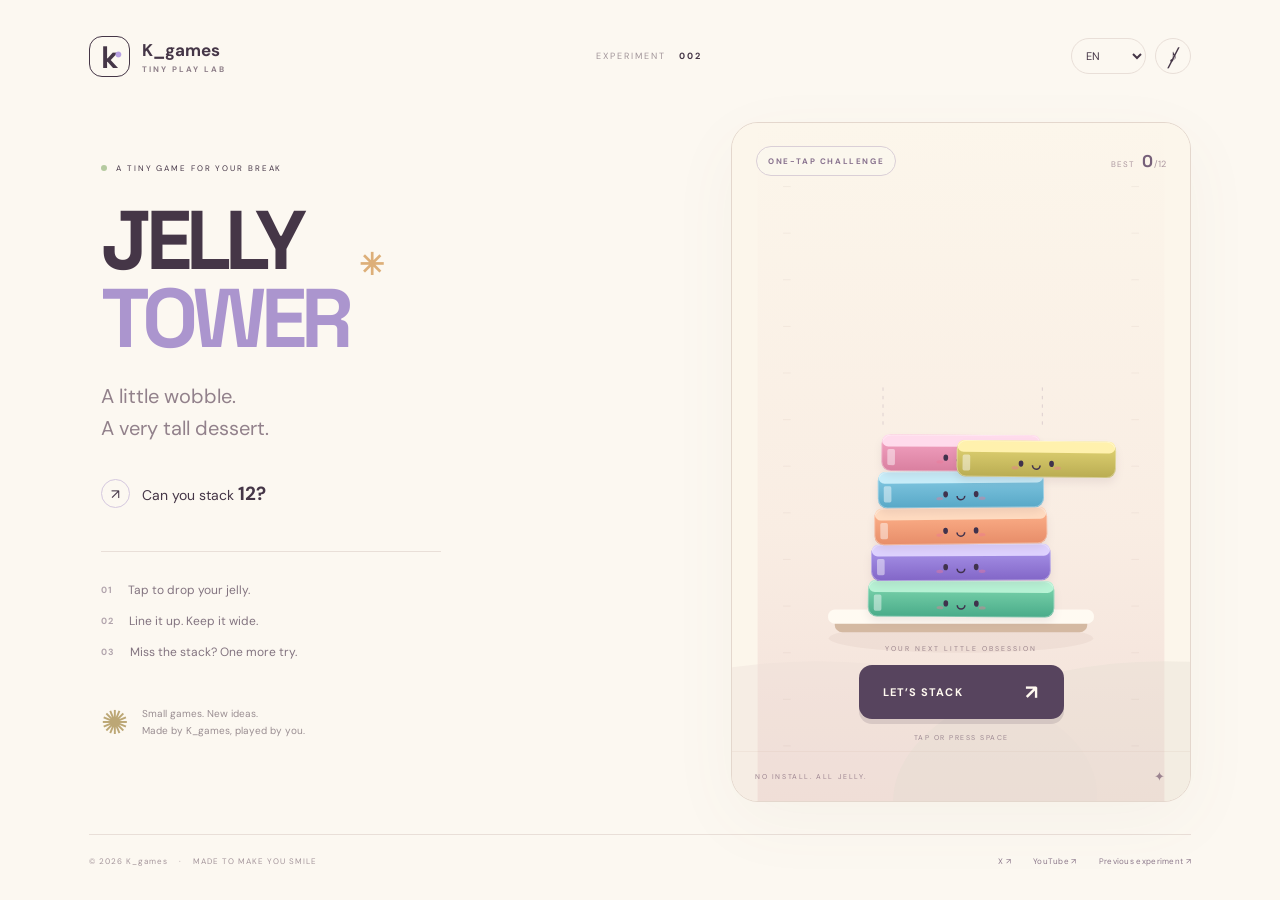
<file: index.html>
<!doctype html><html lang="en"><head><meta charset="utf-8"><meta name="viewport" content="width=device-width,initial-scale=1,viewport-fit=cover"><meta name="theme-color" content="#fcf6eb"><meta name="description" content="Stack a wobbly jelly tower with one tap. Can you reach 12? A free tiny browser game by K_games."><meta property="og:title" content="JELLY TOWER — Can you stack 12?"><meta property="og:description" content="One tap. A little wobble. A very tall dessert. Play free in your browser."><title>JELLY TOWER · K_games</title><link rel="icon" href="favicon.svg"><link rel="stylesheet" href="style.css"><script src="engine.js" defer></script><script src="game.js" defer></script></head><body>
<main><header><a class="creator" href="https://x.com/mottyan005" target="_blank" rel="noopener"><span class="logo">k<span>·</span></span><span>K_games<small>TINY PLAY LAB</small></span></a><div class="edition">EXPERIMENT <b>002</b></div><div class="tools"><select id="language" aria-label="Language"><option value="en">EN</option><option value="ja">日本語</option><option value="es">ES</option><option value="pt">PT</option><option value="fr">FR</option></select><button id="sound" aria-label="Enable sound" aria-pressed="false">♪<i id="muteMark">╱</i></button></div></header>
<div class="layout"><section class="intro"><div class="eyebrow"><span></span><span data-i18n="tiny">A TINY GAME FOR YOUR BREAK</span></div><h1>JELLY<br><span>TOWER<span class="spark">✳</span></span></h1><p class="tagline" data-i18n="tagline">A little wobble.<br>A very tall dessert.</p><div class="challenge"><span>↗</span><p data-i18n="challenge">Can you stack <b>12?</b></p></div><div class="how"><p><b>01</b><span data-i18n="how1">Tap to drop your jelly.</span></p><p><b>02</b><span data-i18n="how2">Line it up. Keep it wide.</span></p><p><b>03</b><span data-i18n="how3">Miss the stack? One more try.</span></p></div><div class="creator-note"><span>✺</span><p data-i18n="note">Small games. New ideas.<br>Made by K_games, played by you.</p></div></section>
<section class="play-card" aria-label="Jelly Tower game"><div class="card-head"><span class="pill" data-i18n="tapgame">ONE-TAP CHALLENGE</span><span class="best"><span data-i18n="best">BEST</span> <b id="best">0</b><span>/12</span></span></div><canvas id="game" width="480" height="800" tabindex="0" aria-label="Jelly Tower play area"></canvas><div class="hud" id="hud" hidden><div><strong id="count">0</strong><span>/ 12</span></div><button id="pause" aria-label="Pause">Ⅱ</button></div><div class="stage-intro" id="startOverlay"><p data-i18n="yourmove">YOUR NEXT LITTLE OBSESSION</p><button class="primary" id="start"><span data-i18n="play">LET’S STACK</span><span>↗</span></button><small data-i18n="keyboard">TAP OR PRESS SPACE</small></div><div class="modal" id="modal" hidden><div class="modal-content"><span class="pill" id="resultLabel">SO CLOSE</span><h2 id="resultTitle"></h2><div class="result-number" id="resultNumber"></div><p id="resultDetail"></p><button class="primary" id="again"><span data-i18n="again">ONE MORE STACK</span><span>↗</span></button><button id="share" class="secondary" data-i18n="share">COPY MY CHALLENGE</button></div></div><div class="game-bottom"><span id="gameStatus" data-i18n="noinstall">NO INSTALL. ALL JELLY.</span><span>✦</span></div></section></div>
<footer><span>© 2026 K_games <span class="dot">·</span> <span data-i18n="made">MADE TO MAKE YOU SMILE</span></span><nav><a href="https://x.com/mottyan005" target="_blank" rel="noopener">X ↗</a><a href="https://www.youtube.com/channel/UCTdlvA_Z4UXAkALixNthxUQ" target="_blank" rel="noopener">YouTube ↗</a><a href="archive/orbit-flip-v1/" data-i18n="previous">Previous experiment ↗</a></nav></footer><p class="screen-reader" id="announce" aria-live="polite"></p></main></body></html>
</file>
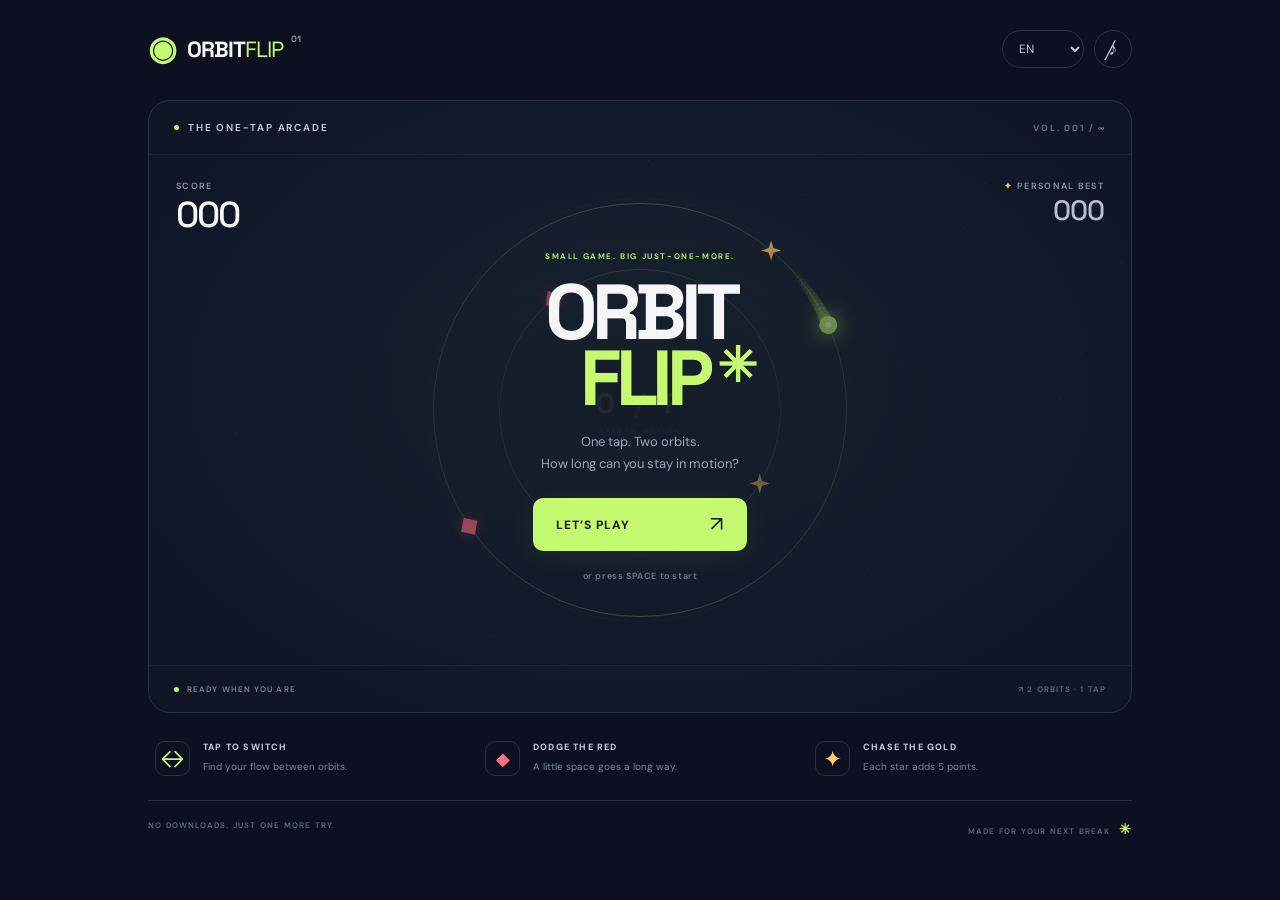
<file: archive/orbit-flip-v1/index.html>
<!doctype html>
<html lang="en">
<head>
  <meta charset="utf-8">
  <meta name="viewport" content="width=device-width,initial-scale=1,viewport-fit=cover">
  <meta name="theme-color" content="#0c1020">
  <meta name="description" content="One tap. Two orbits. Endless possibilities. Dodge the red, collect the gold, and chase your best in ORBIT FLIP, a free instant-play arcade game.">
  <title>ORBIT FLIP — One tap. Stay in orbit.</title>
  <link rel="icon" href="favicon.svg" type="image/svg+xml">
  <link rel="stylesheet" href="style.css">
  <script src="game.js" defer></script>
</head>
<body>
<main class="app">
  <header><a class="brand" href="./" aria-label="Orbit Flip home"><span class="brand-icon">◉</span> ORBIT<span>FLIP</span><i>01</i></a><div class="tools"><select id="language" aria-label="Language"><option value="en">EN</option><option value="ja">日本語</option><option value="es">ES</option><option value="pt">PT</option><option value="fr">FR</option></select><button id="sound" class="icon-button" aria-label="Enable sound" aria-pressed="false">♪<span class="slash">╱</span></button></div></header>
  <section class="game-shell" aria-label="Orbit Flip arcade game">
    <div class="topline"><span class="eyebrow"><b></b><span data-text="arcade">THE ONE-TAP ARCADE</span></span><button id="pause" class="icon-button" aria-label="Pause" hidden>Ⅱ</button><span class="edition">VOL. 001 / ∞</span></div>
    <div class="scoreboard"><div><span class="stat-label" data-text="score">SCORE</span><strong id="score">000</strong></div><div class="best"><span class="stat-label"><span class="star">✦</span> <span data-text="best">PERSONAL BEST</span></span><strong id="best">000</strong></div></div>
    <div class="arena" id="arena"><canvas id="game" aria-label="Two circular lanes. Tap or press Space to switch lanes, avoid red obstacles and collect gold stars."></canvas><div class="center-mark" id="centerMark"><span>O / F</span><i>STAY IN MOTION</i></div><div class="overlay" id="overlay"><div class="intro" id="intro"><div class="pill" data-text="quick">SMALL GAME. BIG JUST-ONE-MORE.</div><h1>ORBIT<br><span>FLIP<span class="title-star">✳</span></span></h1><p data-text="tagline">One tap. Two orbits.<br>How long can you stay in motion?</p><button id="play" class="primary"><span data-text="play">LET’S PLAY</span><span>↗</span></button><span class="keyboard-hint" data-text="startHint">or press SPACE to start</span></div><div class="result" id="result" hidden><div class="pill" id="resultLabel">NICE RUN</div><h2 id="resultTitle">Out of orbit.</h2><strong id="finalScore">0</strong><p id="resultDetail"></p><button id="retry" class="primary"><span data-text="retry">ONE MORE GO</span><span>↗</span></button></div><div id="paused" class="result" hidden><div class="pill" data-text="paused">TAKE A BREATHER</div><h2 data-text="pauseTitle">In a holding orbit.</h2><button id="resume" class="primary"><span data-text="resume">KEEP GOING</span><span>→</span></button></div></div><div id="feedback" aria-live="polite"></div></div>
    <div class="bottomline"><span class="live-dot"></span><span id="status" data-text="ready">READY WHEN YOU ARE</span><span class="coordinate">↗ 2 ORBITS · 1 TAP</span></div>
  </section>
  <section class="instructions" aria-label="How to play"><div><span class="instruction-icon tap">↔</span><p><strong data-text="switch">TAP TO SWITCH</strong><span data-text="switchHelp">Find your flow between orbits.</span></p></div><div><span class="instruction-icon danger">◆</span><p><strong data-text="avoid">DODGE THE RED</strong><span data-text="avoidHelp">A little space goes a long way.</span></p></div><div><span class="instruction-icon gold">✦</span><p><strong data-text="collect">CHASE THE GOLD</strong><span data-text="collectHelp">Each star adds 5 points.</span></p></div></section>
  <footer><span data-text="footer">NO DOWNLOADS. JUST ONE MORE TRY.</span><span>MADE FOR YOUR NEXT BREAK <span class="footer-star">✳</span></span></footer>
</main>
</body>
</html>
</file>
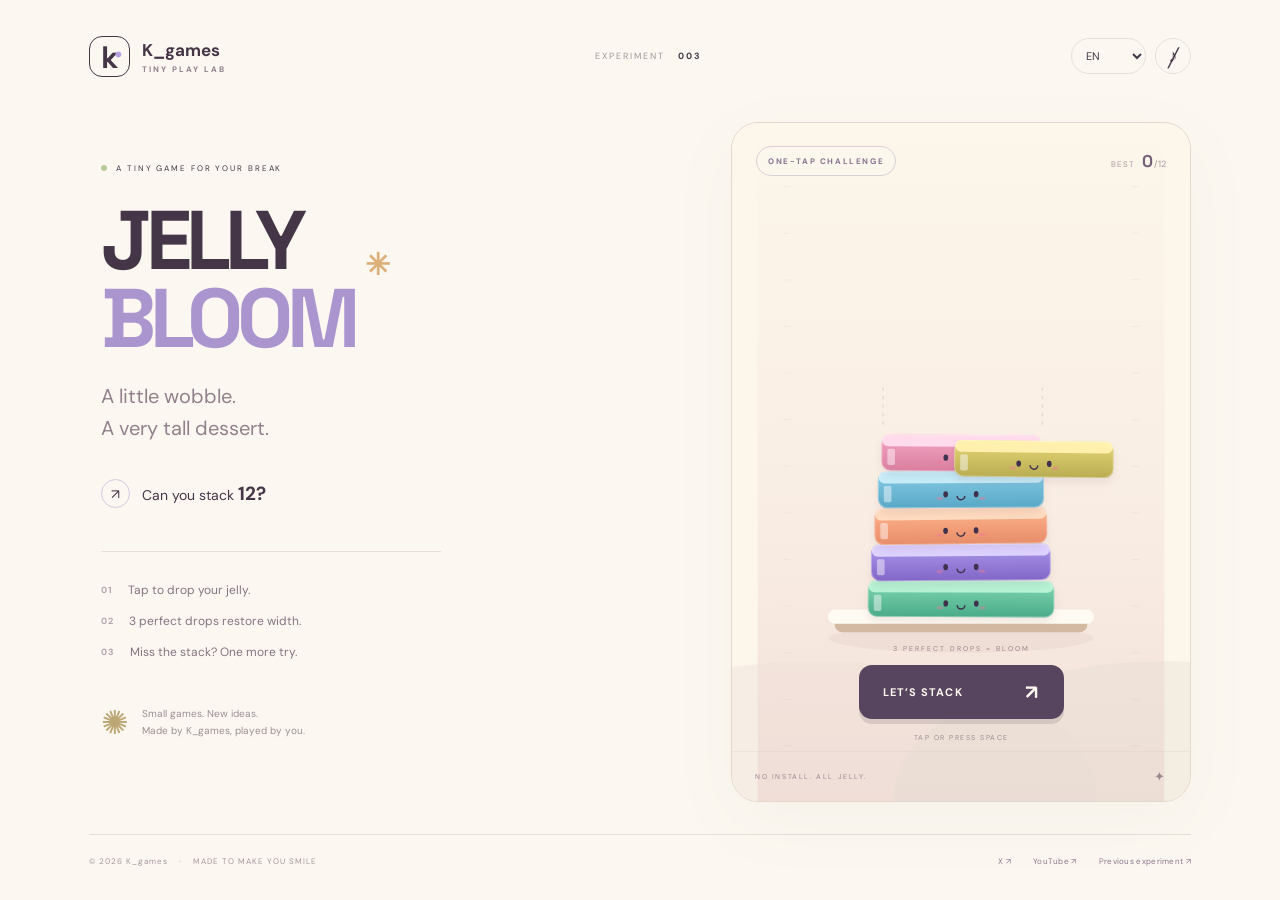
<file: experiments/jelly-bloom/index.html>
<!doctype html><html lang="en"><head><meta charset="utf-8"><meta name="viewport" content="width=device-width,initial-scale=1,viewport-fit=cover"><meta name="theme-color" content="#fcf6eb"><meta name="description" content="Stack a wobbly jelly tower with one tap. Three perfect drops restore lost width. Can you reach 12? A free tiny browser game by K_games."><meta property="og:title" content="JELLY BLOOM — Can you stack 12?"><meta property="og:description" content="One tap. A little wobble. A very tall dessert. Play free in your browser."><title>JELLY BLOOM · K_games</title><link rel="icon" href="favicon.svg"><link rel="stylesheet" href="style.css"><script src="engine.js" defer></script><script src="game.js" defer></script></head><body>
<main><header><a class="creator" href="https://x.com/mottyan005" target="_blank" rel="noopener"><span class="logo">k<span>·</span></span><span>K_games<small>TINY PLAY LAB</small></span></a><div class="edition">EXPERIMENT <b>003</b></div><div class="tools"><select id="language" aria-label="Language"><option value="en">EN</option><option value="ja">日本語</option><option value="es">ES</option><option value="pt">PT</option><option value="fr">FR</option></select><button id="sound" aria-label="Enable sound" aria-pressed="false">♪<i id="muteMark">╱</i></button></div></header>
<div class="layout"><section class="intro"><div class="eyebrow"><span></span><span data-i18n="tiny">A TINY GAME FOR YOUR BREAK</span></div><h1>JELLY<br><span>BLOOM<span class="spark">✳</span></span></h1><p class="tagline" data-i18n="tagline">A little wobble.<br>A very tall dessert.</p><div class="challenge"><span>↗</span><p data-i18n="challenge">Can you stack <b>12?</b></p></div><div class="how"><p><b>01</b><span data-i18n="how1">Tap to drop your jelly.</span></p><p><b>02</b><span data-i18n="how2">3 perfect drops restore width.</span></p><p><b>03</b><span data-i18n="how3">Miss the stack? One more try.</span></p></div><div class="creator-note"><span>✺</span><p data-i18n="note">Small games. New ideas.<br>Made by K_games, played by you.</p></div></section>
<section class="play-card" aria-label="Jelly Bloom game"><div class="card-head"><span class="pill" data-i18n="tapgame">ONE-TAP CHALLENGE</span><span class="best"><span data-i18n="best">BEST</span> <b id="best">0</b><span>/12</span></span></div><canvas id="game" width="480" height="800" tabindex="0" aria-label="Jelly Bloom play area"></canvas><div class="hud" id="hud" hidden><div><strong id="count">0</strong><span>/ 12</span></div><button id="pause" aria-label="Pause">Ⅱ</button></div><div class="stage-intro" id="startOverlay"><p data-i18n="yourmove">YOUR NEXT LITTLE OBSESSION</p><button class="primary" id="start"><span data-i18n="play">LET’S STACK</span><span>↗</span></button><small data-i18n="keyboard">TAP OR PRESS SPACE</small></div><div class="modal" id="modal" hidden><div class="modal-content"><span class="pill" id="resultLabel">SO CLOSE</span><h2 id="resultTitle"></h2><div class="result-number" id="resultNumber"></div><p id="resultDetail"></p><button class="primary" id="again"><span data-i18n="again">ONE MORE STACK</span><span>↗</span></button><button id="share" class="secondary" data-i18n="share">COPY MY CHALLENGE</button></div></div><div class="game-bottom"><span id="gameStatus" data-i18n="noinstall">NO INSTALL. ALL JELLY.</span><span>✦</span></div></section></div>
<footer><span>© 2026 K_games <span class="dot">·</span> <span data-i18n="made">MADE TO MAKE YOU SMILE</span></span><nav><a href="https://x.com/mottyan005" target="_blank" rel="noopener">X ↗</a><a href="https://www.youtube.com/channel/UCTdlvA_Z4UXAkALixNthxUQ" target="_blank" rel="noopener">YouTube ↗</a><a href="../../" data-i18n="previous">Previous experiment ↗</a></nav></footer><p class="screen-reader" id="announce" aria-live="polite"></p></main></body></html>
</file>
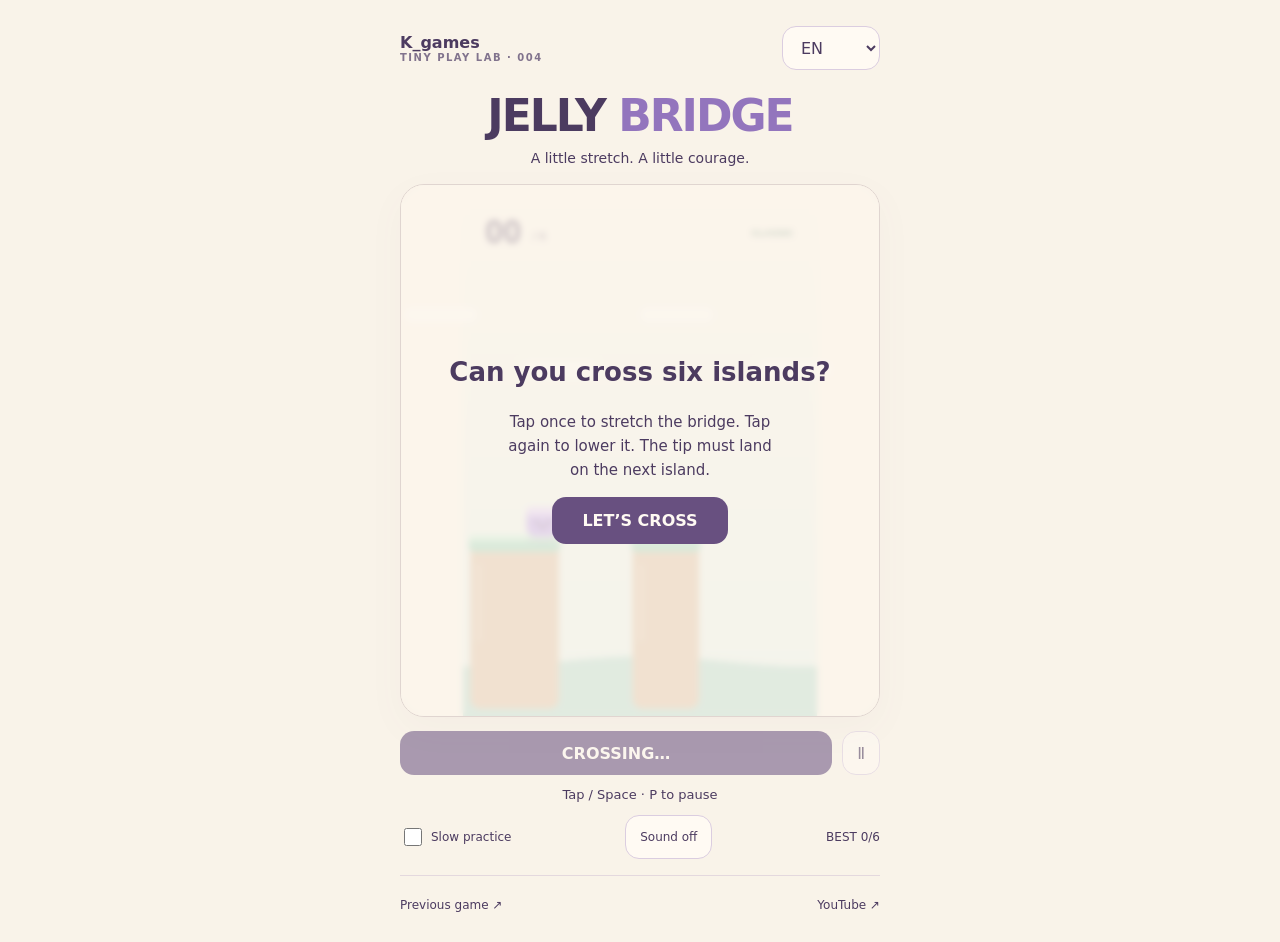
<file: experiments/jelly-bridge/index.html>
<!doctype html><html lang="en"><head><meta charset="utf-8"><meta name="viewport" content="width=device-width,initial-scale=1"><meta name="theme-color" content="#f9f3e9"><meta name="description" content="Tap to stretch, tap to cross. Build six tiny bridges with a wobbly jelly. A free game by K_games."><title>JELLY BRIDGE · K_games</title><link rel="icon" href="../../favicon.svg"><link rel="stylesheet" href="style.css"><script defer src="engine.js"></script><script defer src="game.js"></script></head><body><main>
<header><a href="https://x.com/mottyan005">K_games <small>TINY PLAY LAB · 004</small></a><select id="language" aria-label="Language"><option value="en">EN</option><option value="ja">日本語</option><option value="es">ES</option><option value="pt">PT</option><option value="fr">FR</option></select></header>
<h1>JELLY <span>BRIDGE</span></h1><p id="tagline">A little stretch. A little courage.</p>
<section class="card"><canvas id="game" width="480" height="720" tabindex="0" aria-label="Jelly Bridge"></canvas><div id="overlay"><h2 id="title"></h2><p id="detail"></p><button id="start"></button></div></section>
<div class="controls"><button id="action"></button><button id="pause" aria-label="Pause">Ⅱ</button></div><p id="instruction"></p><div class="settings"><label><input id="slow" type="checkbox"><span id="slowLabel"></span></label><button id="sound" aria-pressed="false"></button><span id="best"></span></div>
<footer><a href="../jelly-bloom/" id="previous"></a><a href="https://www.youtube.com/channel/UCTdlvA_Z4UXAkALixNthxUQ">YouTube ↗</a></footer><p id="status" class="sr" aria-live="polite"></p>
</main></body></html>
</file>
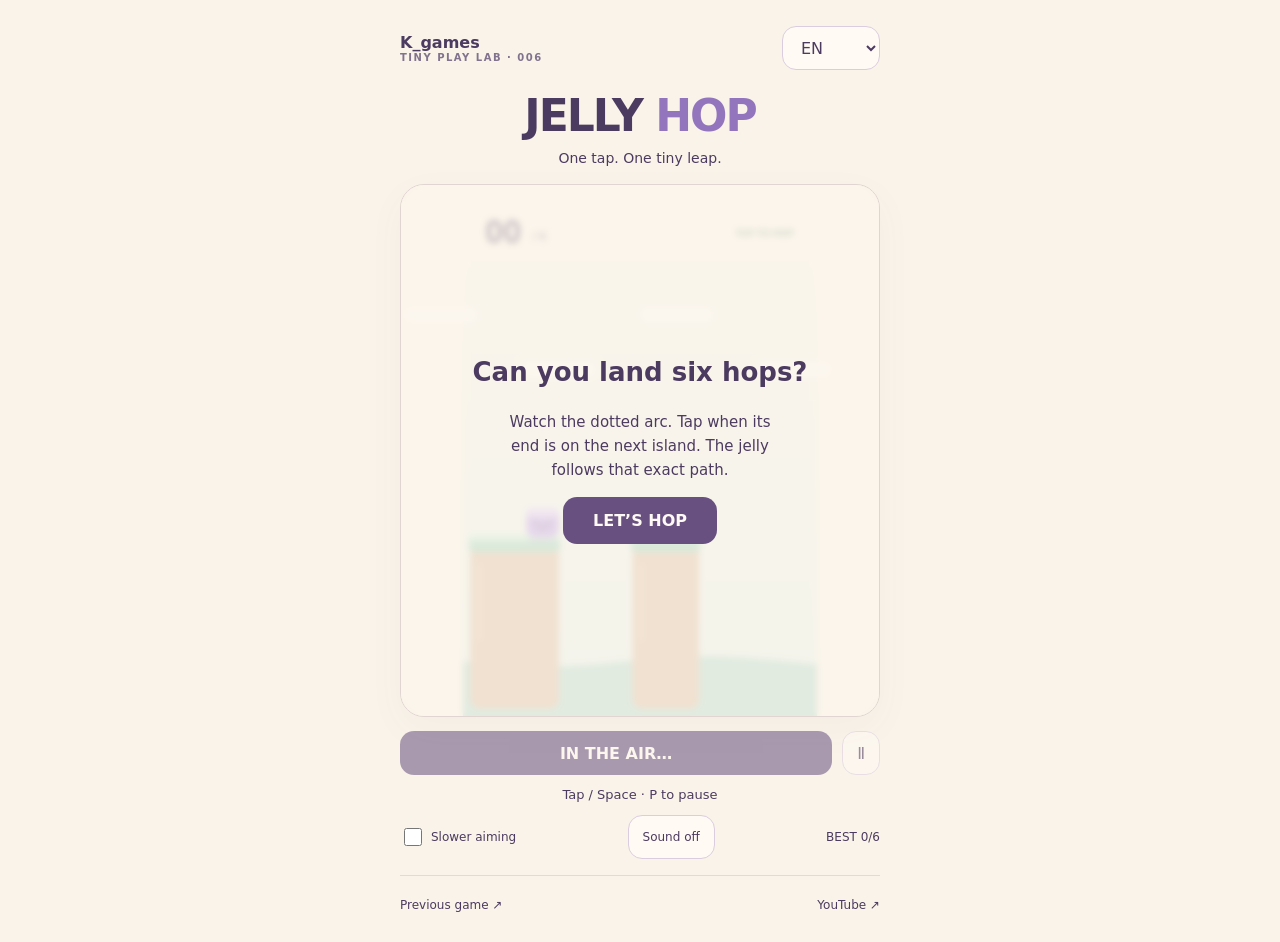
<file: experiments/jelly-hop/index.html>
<!doctype html><html lang="en"><head><meta charset="utf-8"><meta name="viewport" content="width=device-width,initial-scale=1"><meta name="theme-color" content="#f9f3e9"><meta name="description" content="Watch the dotted arc. Tap to hop across six islands with a wobbly jelly. A free game by K_games."><title>JELLY HOP · K_games</title><link rel="icon" href="../../favicon.svg"><link rel="stylesheet" href="style.css"><script defer src="engine.js"></script><script defer src="game.js"></script></head><body><main>
<header><a href="https://x.com/mottyan005">K_games <small>TINY PLAY LAB · 006</small></a><select id="language" aria-label="Language"><option value="en">EN</option><option value="ja">日本語</option><option value="es">ES</option><option value="pt">PT</option><option value="fr">FR</option></select></header>
<h1>JELLY <span>HOP</span></h1><p id="tagline">A little stretch. A little courage.</p>
<section class="card"><canvas id="game" width="480" height="720" tabindex="0" aria-label="Jelly Hop"></canvas><div id="overlay"><h2 id="title"></h2><p id="detail"></p><button id="start"></button></div></section>
<div class="controls"><button id="action"></button><button id="pause" aria-label="Pause">Ⅱ</button></div><p id="instruction"></p><div class="settings"><label><input id="slow" type="checkbox"><span id="slowLabel"></span></label><button id="sound" aria-pressed="false"></button><span id="best"></span></div>
<footer><a href="../jelly-tide/" id="previous"></a><a href="https://www.youtube.com/channel/UCTdlvA_Z4UXAkALixNthxUQ">YouTube ↗</a></footer><p id="status" class="sr" aria-live="polite"></p>
</main></body></html>
</file>
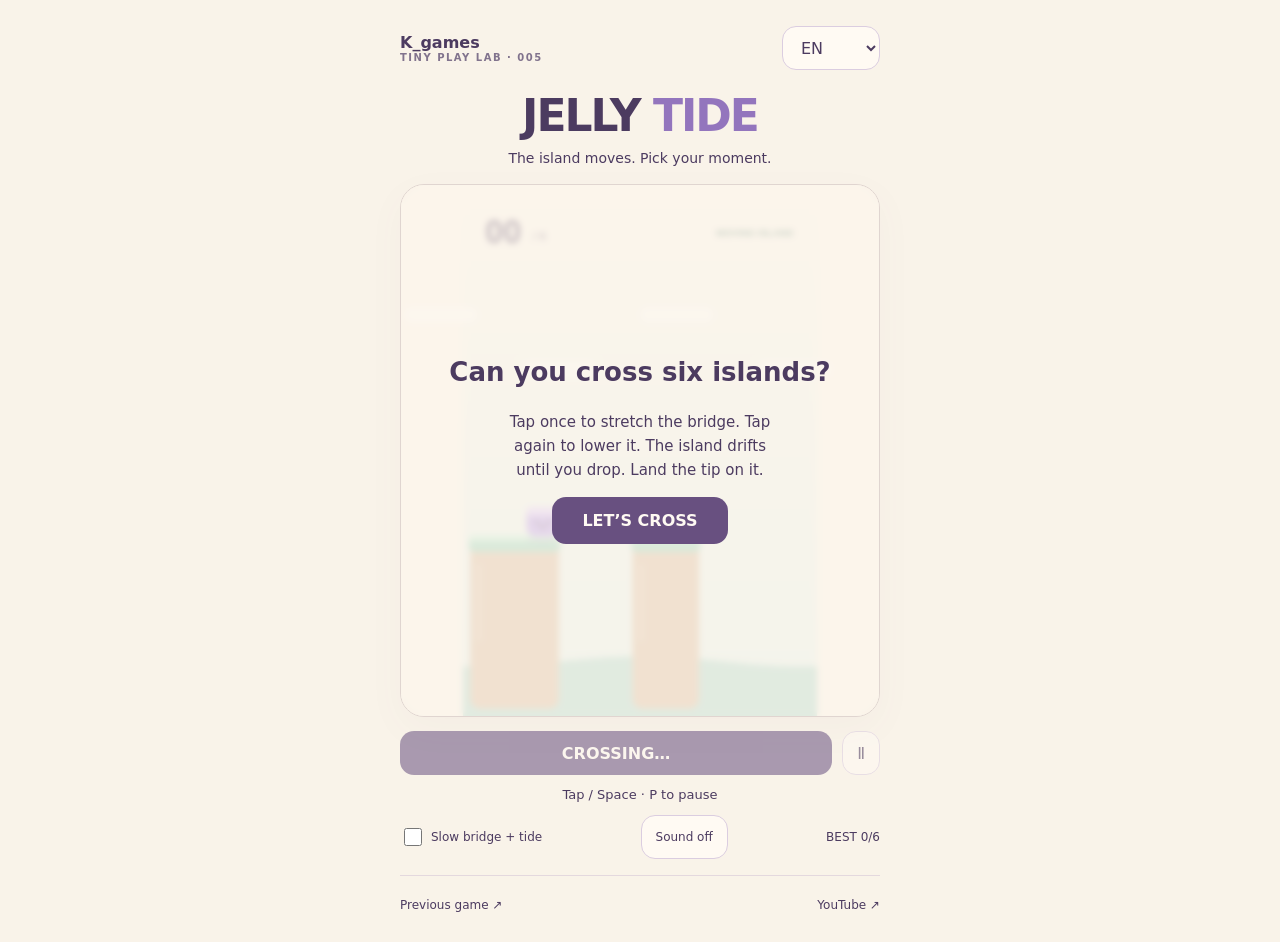
<file: experiments/jelly-tide/index.html>
<!doctype html><html lang="en"><head><meta charset="utf-8"><meta name="viewport" content="width=device-width,initial-scale=1"><meta name="theme-color" content="#f9f3e9"><meta name="description" content="Tap to stretch, tap to cross. Catch six drifting islands with a wobbly jelly. A free game by K_games."><title>JELLY TIDE · K_games</title><link rel="icon" href="../../favicon.svg"><link rel="stylesheet" href="style.css"><script defer src="engine.js"></script><script defer src="game.js"></script></head><body><main>
<header><a href="https://x.com/mottyan005">K_games <small>TINY PLAY LAB · 005</small></a><select id="language" aria-label="Language"><option value="en">EN</option><option value="ja">日本語</option><option value="es">ES</option><option value="pt">PT</option><option value="fr">FR</option></select></header>
<h1>JELLY <span>TIDE</span></h1><p id="tagline">A little stretch. A little courage.</p>
<section class="card"><canvas id="game" width="480" height="720" tabindex="0" aria-label="Jelly Tide"></canvas><div id="overlay"><h2 id="title"></h2><p id="detail"></p><button id="start"></button></div></section>
<div class="controls"><button id="action"></button><button id="pause" aria-label="Pause">Ⅱ</button></div><p id="instruction"></p><div class="settings"><label><input id="slow" type="checkbox"><span id="slowLabel"></span></label><button id="sound" aria-pressed="false"></button><span id="best"></span></div>
<footer><a href="../jelly-bridge/" id="previous"></a><a href="https://www.youtube.com/channel/UCTdlvA_Z4UXAkALixNthxUQ">YouTube ↗</a></footer><p id="status" class="sr" aria-live="polite"></p>
</main></body></html>
</file>
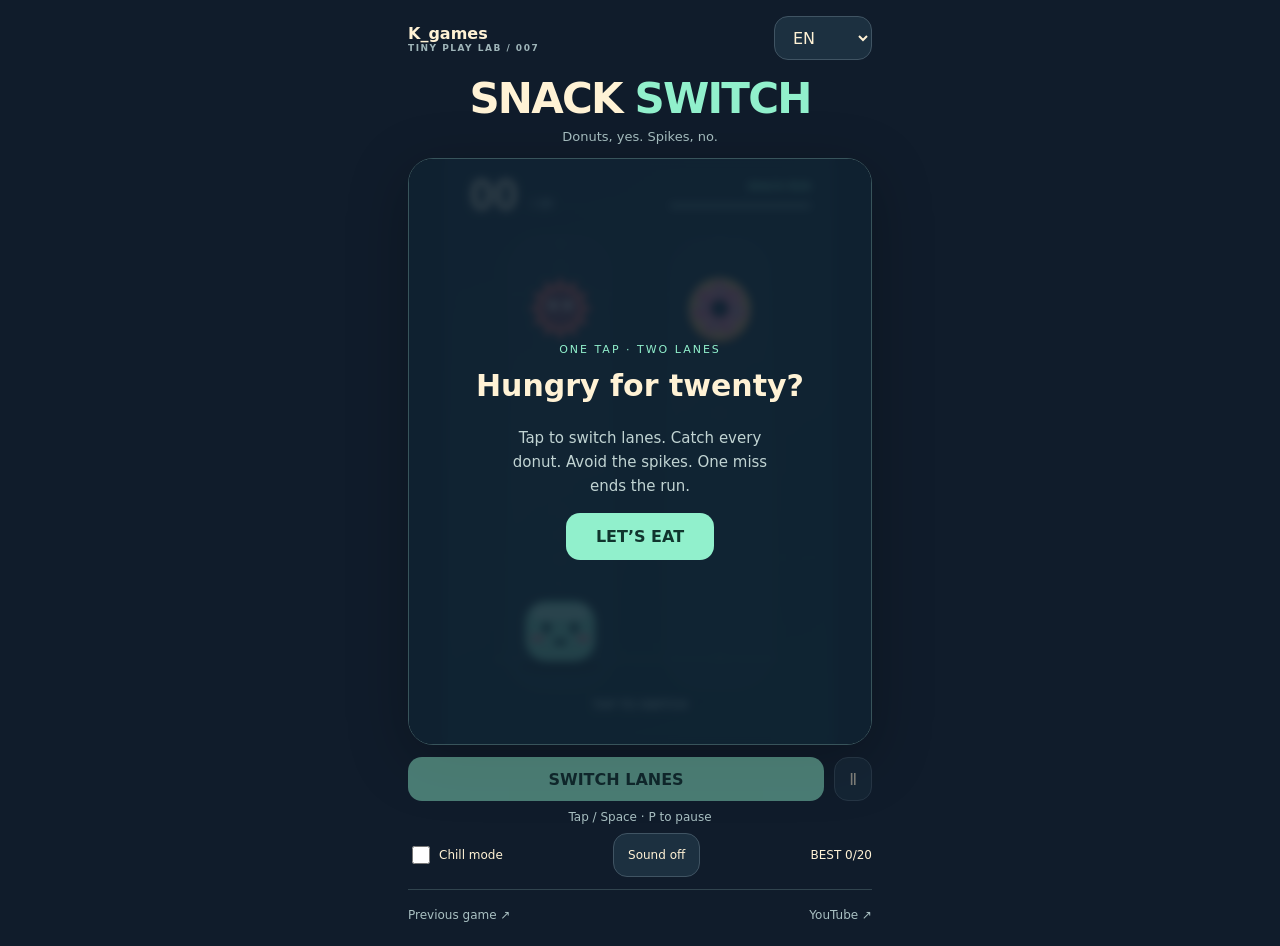
<file: experiments/snack-switch/index.html>
<!doctype html><html lang="en"><head><meta charset="utf-8"><meta name="viewport" content="width=device-width,initial-scale=1"><meta name="theme-color" content="#101c2b"><meta name="description" content="One tap. Two lanes. Twenty donuts. Dodge the spikes in Snack Switch, a free browser game by K_games."><title>SNACK SWITCH · K_games</title><link rel="icon" href="../../favicon.svg"><link rel="stylesheet" href="style.css"><script defer src="engine.js"></script><script defer src="game.js"></script></head><body><main><header><a href="https://x.com/mottyan005">K_games <small>TINY PLAY LAB / 007</small></a><select id="language" aria-label="Language"><option value="en">EN</option><option value="ja">日本語</option><option value="es">ES</option><option value="pt">PT</option><option value="fr">FR</option></select></header><h1>SNACK <span>SWITCH</span></h1><p id="tagline"></p><section class="card"><canvas id="game" width="480" height="720" tabindex="0" aria-label="Snack Switch"></canvas><div id="overlay"><span class="eyebrow">ONE TAP · TWO LANES</span><h2 id="title"></h2><p id="detail"></p><button id="start"></button></div></section><div class="controls"><button id="action"></button><button id="pause" aria-label="Pause">Ⅱ</button></div><p id="instruction"></p><div class="settings"><label><input id="slow" type="checkbox"><span id="slowLabel"></span></label><button id="sound" aria-pressed="false"></button><span id="best"></span></div><footer><a href="../jelly-hop/" id="previous"></a><a href="https://www.youtube.com/channel/UCTdlvA_Z4UXAkALixNthxUQ">YouTube ↗</a></footer><p id="status" class="sr" aria-live="polite"></p></main></body></html>
</file>
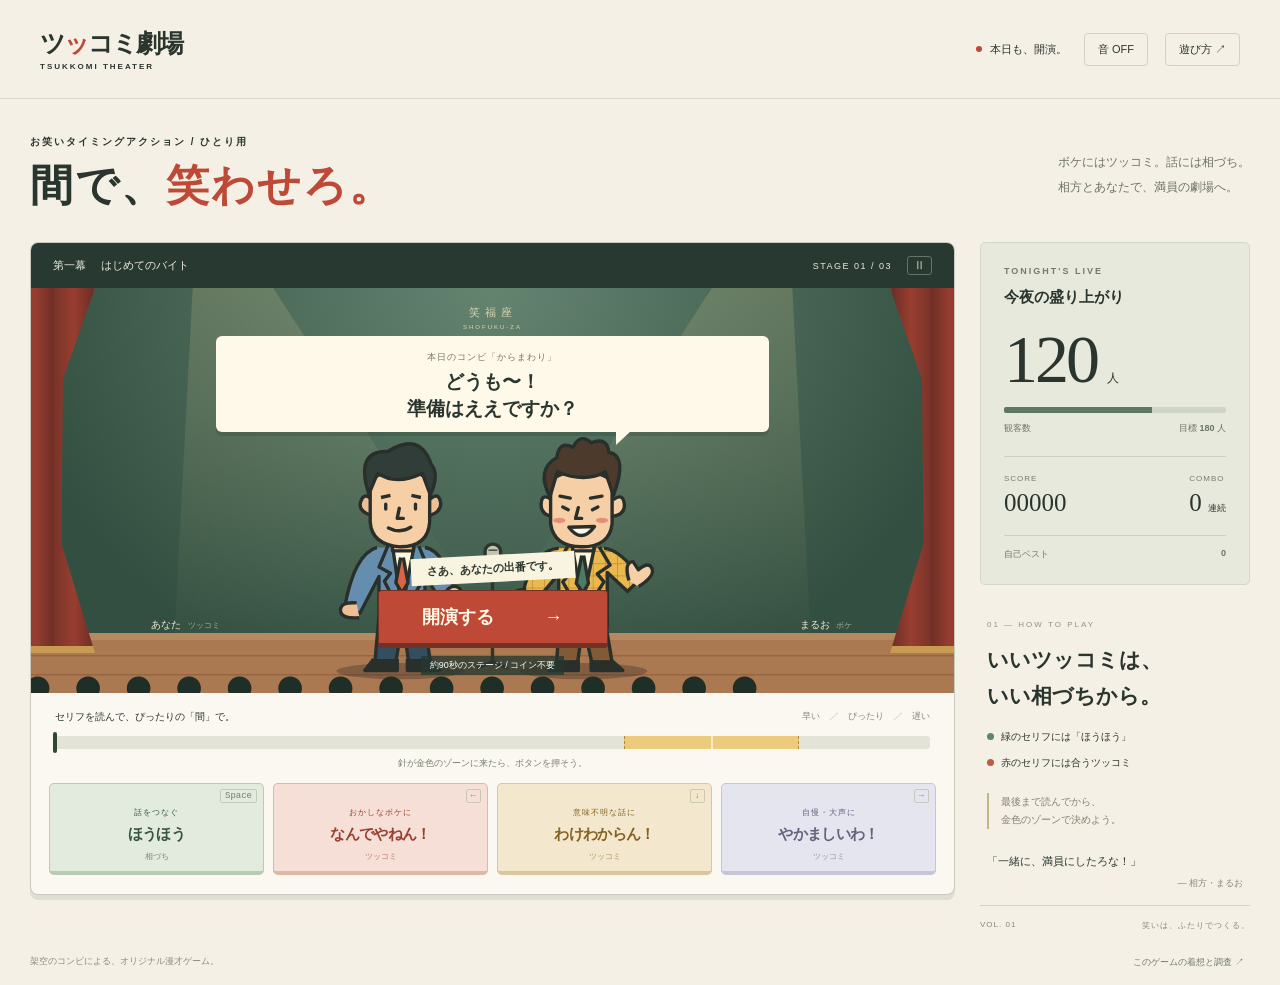
<file: tsukkomi.html>
<!doctype html>
<html lang="ja">
<head><meta charset="utf-8"><meta name="viewport" content="width=device-width,initial-scale=1"><meta name="theme-color" content="#232924"><title>ツッコミ劇場 — 間で、笑わせろ。</title><style>:root{--paper:#f4f0e5;--ink:#29352e;--red:#bd4936;--gold:#eac36f;--green:#46795f}*{box-sizing:border-box}body{margin:0;background:var(--paper);color:var(--ink);font-family:"Yu Gothic","Hiragino Kaku Gothic ProN",Meiryo,sans-serif}button,a{-webkit-tap-highlight-color:transparent}button{font:inherit;cursor:pointer}button:focus-visible,a:focus-visible{outline:3px solid #cf802e;outline-offset:4px}header{max-width:1300px;margin:auto;padding:27px 40px;display:flex;justify-content:space-between;align-items:center;border-bottom:1px solid #d7d6ca}.brand{font-size:25px;letter-spacing:-2px;color:var(--ink);font-weight:900;text-decoration:none}.brand>span{color:var(--red)}.brand small{display:block;letter-spacing:2px;font-size:8px;margin-top:2px}.header-right{display:flex;align-items:center;gap:17px;font-size:11px}.header-right button{background:none;border:1px solid #d0d2c6;border-radius:4px;padding:8px 13px;color:var(--ink)}.live-dot{width:6px;height:6px;background:var(--red);border-radius:50%;margin-right:-9px}main{max-width:1220px;margin:auto;padding:36px 0 15px}.intro{display:flex;align-items:center;justify-content:space-between;margin-bottom:27px}.eyebrow{font-size:10px;letter-spacing:2px;font-weight:700}.intro h1{font-size:43px;letter-spacing:2px;margin:8px 0 0;font-weight:900}.intro em{color:var(--red);font-style:normal}.intro p{font-size:12px;line-height:2.1;color:#6d7268}.game-layout{display:grid;grid-template-columns:minmax(0,1fr) 270px;gap:25px}.cabinet{border:1px solid #c7c9bc;border-radius:8px;overflow:hidden;background:#faf8f0;box-shadow:0 5px 0 #deded2}.stage-top{height:45px;background:#273930;color:#efeadd;display:flex;align-items:center;gap:15px;padding:0 22px;font-size:11px}.stage-top b{margin-left:12px;font-weight:400}.stage-top>span:nth-child(2){margin-left:auto;font-size:9px;letter-spacing:1.5px}.stage-top button{background:none;color:#e9e5d8;border:1px solid #657267;border-radius:3px}.stage{height:405px;position:relative;overflow:hidden;background:radial-gradient(ellipse at 50% 0,#658470,#334f41 75%)}.spotlight{position:absolute;top:-50px;width:310px;height:410px;background:linear-gradient(#ffe5a22e,#ffe5a200);clip-path:polygon(43% 0,57% 0,100% 100%,0 100%);transform-origin:top}.spotlight.left{left:30px;transform:rotate(-15deg)}.spotlight.right{right:30px;transform:rotate(15deg)}.curtain{position:absolute;top:0;width:80px;height:365px;background:repeating-linear-gradient(90deg,#793329 0,#983e30 20px,#6f2e26 39px);z-index:2;border-bottom:7px solid #c99a52}.curtain-left{left:-16px;clip-path:polygon(0 0,100% 0,60% 25%,58% 70%,100% 100%,0 100%)}.curtain-right{right:-16px;transform:scaleX(-1);clip-path:polygon(0 0,100% 0,60% 25%,58% 70%,100% 100%,0 100%)}.stage-sign{position:absolute;top:17px;left:50%;transform:translateX(-50%);font-size:11px;letter-spacing:5px;color:#d8d8b3;text-align:center}.stage-sign span{display:block;font-size:6px;letter-spacing:2px;margin-top:4px}.bubble{position:absolute;z-index:4;top:56px;left:20%;width:60%;min-height:98px;padding:12px 18px 14px;background:#fff9e9;border-radius:6px;box-shadow:0 4px 0 #1d352836;text-align:center}.bubble:after{content:"";position:absolute;bottom:-13px;right:25%;border-top:14px solid #fff9e9;border-right:15px solid transparent}.bubble small{font-size:9px;letter-spacing:1px;color:#6f7662}.bubble #line{font-size:20px;font-weight:900;line-height:1.55;margin-top:5px;white-space:pre-line}.bubble.nod{border-top:4px solid #6e9b73}.bubble.joke{border-top:4px solid #bd4936}.performers{position:absolute;width:100%;height:300px;bottom:10px;z-index:2;overflow:visible}.floor{height:60px;position:absolute;bottom:0;width:100%;background:repeating-linear-gradient(0deg,#ab7951 0,#ab7951 17px,#966643 18px,#966643 19px);border-top:7px solid #b68a61}.audience{position:absolute;bottom:-20px;left:-10px;white-space:nowrap;color:#202e28;font-size:55px;letter-spacing:1px;z-index:3;line-height:1}.nameplate{position:absolute;bottom:61px;z-index:3;color:#f1ead7;font-size:10px}.nameplate span{font-size:8px;opacity:.6;margin-left:4px}.name-left{left:13%}.name-right{right:11%}.start-overlay{position:absolute;z-index:6;inset:auto 0 18px;display:flex;flex-direction:column;align-items:center;gap:8px}.ticket{background:#f9f4df;padding:6px 16px;transform:rotate(-3deg);font-size:11px;font-weight:700}.primary{border:1px solid #713021;border-bottom:5px solid #743225;background:var(--red);color:#fff8e6;border-radius:4px;padding:14px 30px;min-width:230px;font-size:18px;font-weight:900}.primary span{margin-left:45px}.start-overlay small{font-size:9px;color:white;background:#26392fc9;padding:3px 9px}.timing{padding:17px 24px 13px}.timing-title{display:flex;justify-content:space-between;gap:10px;font-size:10px;margin-bottom:12px}.timing-title>span:nth-child(2){color:#858679;font-size:9px}.timing-title i{margin:0 7px;color:#bbb}.track{position:relative;height:13px;border-radius:3px;background:#e3e4d7;overflow:visible}.target{position:absolute;left:65%;width:20%;height:100%;background:#eccb7c;border-left:1px dashed #b0873c;border-right:1px dashed #b0873c}.target:after{content:"";position:absolute;left:50%;height:100%;border-left:2px solid #f8edc4}#cursor{position:absolute;left:0;top:-4px;height:21px;width:4px;background:#304737;border-radius:2px;transform:translateX(-2px)}.timing-note{font-size:9px;color:#7a7f70;text-align:center;margin-top:8px}.controls{display:grid;grid-template-columns:repeat(4,1fr);gap:9px;padding:0 18px 19px}.control{position:relative;border:1px solid #d2cabb;border-bottom:4px solid #d2cabb;border-radius:5px;background:#f6f0df;padding:14px 3px 9px;color:#654932;touch-action:manipulation;user-select:none}.control small{display:block;font-size:8px;letter-spacing:1px;margin:9px 0 7px}.control strong{display:block;font-size:15px;white-space:nowrap;letter-spacing:-.7px}.control>span:last-child{display:block;font-size:8px;margin-top:7px;opacity:.65}.key{position:absolute;top:5px;right:6px;font:9px monospace;border:1px solid #babca9;border-radius:2px;padding:1px 4px;opacity:.7}.control.nod{background:#e3ebdf;color:#375640;border-color:#b8cbb3}.control.why{background:#f5dfd6;color:#9a4031;border-color:#dfb7a6}.control.what{background:#f3e8ce;color:#856123;border-color:#d9c69c}.control.loud{background:#e5e5ef;color:#65617f;border-color:#c6c4d5}.control:active,.control.pressed{transform:translateY(3px);border-bottom-width:1px;margin-bottom:3px}.score-panel{background:#e8e9dd;border:1px solid #d5d8c9;border-radius:5px;padding:23px}.score-panel .eyebrow{font-size:9px;color:#727c6b}h2{font-size:15px;margin:12px 0 13px}.crowd-total strong{font-family:Georgia,serif;font-size:68px;font-weight:400;letter-spacing:-3px}.crowd-total span{margin-left:10px;font-size:12px}.crowd-meter{height:6px;background:#cfd5c4;border-radius:2px;overflow:hidden;margin-top:8px}#crowd-fill{width:66%;height:100%;background:#5c7861;transition:width .3s}.goal{display:flex;justify-content:space-between;font-size:9px;margin:9px 0 21px;color:#6a7565}.stats{border-top:1px solid #cbd0c1;padding-top:17px;display:flex;justify-content:space-between}.stats span{font-size:8px;letter-spacing:1px;display:block;color:#737d6f}.stats strong{display:block;font:25px Georgia,serif;margin-top:6px}.stats strong small{font:9px sans-serif}.best{border-top:1px solid #cbd0c1;margin-top:18px;padding-top:12px;font-size:9px;display:flex;justify-content:space-between;color:#6a7565}.guide-panel{padding:28px 7px 15px}.guide-number{font-size:8px;letter-spacing:2px;color:#93947f}.guide-panel h3{font-size:21px;line-height:1.7;margin:11px 0 17px}.guide-panel p{font-size:10px;margin:12px 0}.dot{display:inline-block;width:7px;height:7px;border-radius:50%;margin-right:7px}.green{background:#5c8863}.red{background:#c25a43}.tip{border-left:2px solid #c4b584;padding-left:12px;margin-top:23px;font-size:10px;line-height:1.8;color:#818170}#partner-comment{font-size:11px;margin-top:25px}#partner-comment small{display:block;text-align:right;font-size:9px;color:#8a8a78;margin-top:8px}.edition{font-size:8px;letter-spacing:1px;border-top:1px solid #d5d5c6;padding-top:14px;display:flex;justify-content:space-between;color:#868878}footer{display:flex;justify-content:space-between;margin-top:24px;font-size:9px;color:#8b8b7c}footer button{background:none;border:0;font-size:9px;color:#72796b}#feedback{position:absolute;z-index:5;top:49%;width:100%;text-align:center;color:#ffdf81;font-size:32px;font-weight:900;text-shadow:2px 3px #563428;pointer-events:none}#feedback small{display:block;font-size:13px;color:white}.hit #boke{transform-origin:535px 300px;animation:hit .35s}.hit #straight{transform-origin:260px 310px;animation:nod .35s}.nodanim #boke{transform-origin:535px 300px;animation:nod .35s}dialog{border:1px solid #bbbda9;border-radius:10px;background:var(--paper);color:var(--ink);padding:35px;max-width:520px;width:calc(100% - 36px);box-shadow:0 20px 100px #152b2940}dialog::backdrop{background:#182c26b3;backdrop-filter:blur(4px)}dialog h2{font-size:27px;margin:10px 0 20px}dialog p{font-size:13px;line-height:1.9}dialog a{color:#a74732}#close{position:absolute;right:12px;top:9px;border:0;background:none;font-size:25px}dialog .primary{width:100%;margin-top:15px}.result-number{font:64px Georgia,serif;color:var(--red)}.result-row{display:flex;justify-content:space-between;border-bottom:1px solid #d5d5c6;padding:10px 0;font-size:13px}.subbutton{display:block;width:100%;background:none;border:0;padding:15px;color:#687362;font-size:12px}[hidden]{display:none!important}@keyframes hit{30%{transform:rotate(13deg) translateX(8px)}75%{transform:rotate(-4deg)}}@keyframes nod{50%{transform:rotate(-4deg) translateY(8px)}}@media(min-width:1500px){main{padding-top:44px}.stage{height:445px}.performers{height:330px}.bubble{top:60px}}@media(max-width:1260px){main{margin:0 32px}.game-layout{grid-template-columns:minmax(0,1fr) 245px;gap:20px}.control strong{font-size:13px}}@media(max-width:900px){main{margin:0 20px}.game-layout{grid-template-columns:1fr}aside{display:grid;grid-template-columns:1fr 1fr;gap:20px}.edition{display:none}.guide-panel{padding:15px}.crowd-total strong{font-size:50px}.intro h1{font-size:36px}.stage{height:405px}}@media(max-width:560px){header{padding:17px 17px}.brand{font-size:21px}.header-right{gap:6px}.header-right>span{display:none}.header-right button{font-size:10px;padding:6px 8px}main{margin:0 12px;padding-top:23px}.intro{margin-bottom:20px}.intro h1{font-size:31px;letter-spacing:0}.intro .eyebrow{font-size:8px;letter-spacing:.5px}.intro p{display:none}.stage-top{padding:0 12px;font-size:10px;gap:8px}.stage-top b{margin-left:6px}.stage-top>span:nth-child(2){font-size:7px}.stage{height:345px}.curtain{width:48px;height:300px}.bubble{left:11%;width:78%;top:50px;min-height:88px;padding:10px 7px}.bubble #line{font-size:17px}.performers{width:140%;left:-20%;height:252px;bottom:10px}.nameplate{bottom:49px;font-size:9px}.nameplate span{display:none}.timing{padding:16px 15px 12px}.timing-title>span:nth-child(2){display:none}.controls{padding:0 10px 15px;gap:6px;grid-template-columns:1fr 1fr}.control{padding:9px 3px 8px}.control small{margin:3px 0 4px;font-size:8px}.control strong{font-size:16px}.control>span:last-child{display:none}.key{font-size:8px}.start-overlay{bottom:18px}.primary{padding:12px 25px}.audience{font-size:46px}aside{gap:10px;grid-template-columns:1fr}.score-panel{padding:15px;display:grid;grid-template-columns:1fr 1fr;gap:0 20px}.score-panel .eyebrow,.score-panel h2,.best{display:none}.crowd-total{grid-row:1/3}.crowd-total strong{font-size:42px}.crowd-meter{margin-top:14px}.goal{margin:5px 0}.stats{grid-column:1/3;padding-top:10px;margin-top:9px}.stats>div{display:flex;align-items:center;gap:14px}.stats strong{margin:0;font-size:21px}.guide-panel{display:none}footer{font-size:8px;gap:8px;line-height:1.8;margin-top:20px}footer button{font-size:8px}#feedback{font-size:27px;top:48%}}@media(prefers-reduced-motion:reduce){*,*:before,*:after{animation:none!important;transition:none!important}}
:root .bubble{top:48px;min-height:92px;padding:10px 14px}.bubble #line{font-size:19px;line-height:1.4}.performers{height:250px;bottom:7px}.bubble.nod #line{color:#3c7152}.bubble.joke #line{color:#a44132}.game-layout{align-items:start}@media(min-width:1500px){.performers{height:285px}}@media(max-width:560px){:root .bubble{top:44px;padding:10px 7px}.bubble #line{font-size:16px}.performers{height:195px;bottom:13px}}
</style><meta name="description" content="間で、笑わせろ。相づちと3種類のツッコミを使い分ける無料ブラウザゲーム。スマホ・PC対応、全3幕。"><meta property="og:title" content="ツッコミ劇場 — 間で、笑わせろ。"><meta property="og:description" content="ボケを読んで、ぴったりの間でツッコもう。無料・登録不要のオリジナル漫才ゲーム。"><meta property="og:type" content="website"></head>
<body>
<header><a class="brand" href="./tsukkomi.html">ツ<span>ッ</span>コミ劇場<small>TSUKKOMI THEATER</small></a><div class="header-right"><span class="live-dot"></span><span>本日も、開演。</span><button id="sound" aria-pressed="false">音 OFF</button><button id="help">遊び方 ↗</button></div></header>
<main>
<section class="intro"><div><div class="eyebrow">お笑いタイミングアクション / ひとり用</div><h1>間で、<em>笑わせろ。</em></h1></div><p>ボケにはツッコミ。話には相づち。<br>相方とあなたで、満員の劇場へ。</p></section>
<div class="game-layout">
<section class="cabinet" aria-label="漫才ステージ">
<div class="stage-top"><span id="stage-name">第一幕 <b>はじめてのバイト</b></span><span id="round">STAGE 01 / 03</span><button id="pause" disabled aria-label="一時停止">Ⅱ</button></div>
<div class="stage" id="stage">
<div class="spotlight left"></div><div class="spotlight right"></div><div class="curtain curtain-left"></div><div class="curtain curtain-right"></div><div class="stage-sign">笑福座<span>SHOFUKU-ZA</span></div>
<div class="bubble" id="bubble"><small id="cue-label">本日のコンビ「からまわり」</small><div id="line">どうも〜！<br>準備はええですか？</div></div>
<svg class="performers" viewBox="0 0 800 370" aria-label="青いスーツのツッコミと黄色いスーツのボケ" role="img">
<defs><pattern id="checks" width="18" height="18" patternUnits="userSpaceOnUse"><rect width="18" height="18" fill="#e9b84f"/><path d="M0 9h18M9 0v18" stroke="#bb882e" stroke-width="1"/></pattern></defs>
<ellipse cx="263" cy="348" rx="94" ry="12" fill="#271d1b" opacity=".3"/><ellipse cx="535" cy="348" rx="94" ry="12" fill="#271d1b" opacity=".3"/>
<g id="straight" stroke="#292f2b" stroke-width="5" stroke-linejoin="round"><path d="M232 267l-6 67h31l10-59 9 59h32l-10-68" fill="#344d61"/><path d="M224 330l-13 17h48v-17m15 0v17h48l-15-17" fill="#292f2b"/>
<path d="M229 165q-34 10-48 90l23 7 28-54v75h68v-78l24 41 21-13q-17-64-45-68" fill="#658dad"/><path d="M252 163l14 94 18-94" fill="#fff6df"/><path d="M264 180l-7 37 9 15 9-15-7-37" fill="#d86447"/><path d="M245 163l-13 31 17 9-9 12 26 50m25-102 13 31-17 9 9 12-30 50" fill="none"/>
<path d="M199 247q-24-2-24 11t28 11m122-29q12-23 24-16t-4 27" fill="#efbe95"/><rect x="252" y="141" width="31" height="29" fill="#efbe95"/><path d="M220 93q-10-10-15 4t17 21m86-25q12-10 15 4t-16 21" fill="#efbe95"/><path d="M219 66q46-35 88 0v61q-2 36-43 37-43-3-45-37z" fill="#f7cfa7"/><path d="M217 86q-21-65 28-63 47-30 64 18 13 16-1 46l-12-32q-39 19-66 0z" fill="#303d38"/><path d="M235 91l14-3m31 0 14 3" fill="none"/><path d="M242 101v7m44-7v7m-24-1-3 15h9m-22 14q18 9 33-1" fill="none" stroke-linecap="round"/></g>
<g id="boke" stroke="#292f2b" stroke-width="5" stroke-linejoin="round"><path d="M499 270l-4 65h31l8-57 13 57h30l-11-66" fill="#805b35"/><path d="M495 332l-12 15h44v-15m19 0v15h47l-17-15" fill="#292f2b"/>
<path d="M498 166q-37 3-53 65l22 10 31-37v80h72v-82l30 28 19-19q-28-42-54-45" fill="url(#checks)"/><path d="M518 164l15 84 18-84" fill="#fff6df"/><path d="M532 177l-8 41 10 14 8-14-7-41" fill="#4e7b64"/><path d="M511 164l-16 27 19 13-10 12 29 50m25-102 16 27-19 13 10 12-32 50" fill="none"/>
<path d="M450 227q-25 0-22 17t34 0m140-30q-8-27 6-28l8 12q15-13 20-2t-20 27" fill="#f7cfa7"/><rect x="519" y="139" width="31" height="31" fill="#efbe95"/><path d="M487 94q-14-10-15 6t16 19m91-25q14-10 16 6t-17 19" fill="#f7cfa7"/><path d="M486 65q43-28 91 0v65q-4 34-45 34t-46-34z" fill="#f7cfa7"/><path d="M485 90q-21-40 10-58 4-26 24-15 11-22 27-7 24-9 26 14 29 5 7 64l-12-35q-30 17-71 0z" fill="#4c3b2c"/><path d="M500 89l15 3m30 0 17-3m-58 16 8 4m36 0 8-4m-29 1-4 16h9" fill="none" stroke-linecap="round"/><path d="M513 135q19 25 38-1z" fill="#fff9e9"/><ellipse cx="499" cy="125" rx="9" ry="4" fill="#e68f77" stroke="none"/><ellipse cx="562" cy="125" rx="9" ry="4" fill="#e68f77" stroke="none"/></g>
<g stroke="#30342f" stroke-width="5"><path d="M400 203v137m-23 4 23-10 23 10" fill="none"/><rect x="389" y="160" width="23" height="48" rx="11" fill="#c1c5b0"/><path d="M394 169h13m-13 8h13m-13 8h13m-13 8h13" stroke-width="2"/></g></svg>
<div class="nameplate name-left">あなた <span>ツッコミ</span></div><div class="nameplate name-right">まるお <span>ボケ</span></div><div id="feedback" aria-live="polite"></div><div class="floor"></div><div class="audience" aria-hidden="true">● ● ● ● ● ● ● ● ● ● ● ● ● ● ●</div>
<div class="start-overlay" id="start-overlay"><div class="ticket">さあ、あなたの出番です。</div><button class="primary" id="start">開演する <span>→</span></button><small>約90秒のステージ / コイン不要</small></div>
</div>
<div class="timing"><div class="timing-title"><span id="timing-text">セリフを読んで、ぴったりの「間」で。</span><span>早い <i>／</i> ぴったり <i>／</i> 遅い</span></div><div class="track"><div class="target"></div><div id="cursor"></div><div class="track-end"></div></div><div class="timing-note">針が金色のゾーンに来たら、ボタンを押そう。</div></div>
<div class="controls"><button data-action="nod" class="control nod"><span class="key">Space</span><small>話をつなぐ</small><strong>ほうほう</strong><span>相づち</span></button><button data-action="why" class="control why"><span class="key">←</span><small>おかしなボケに</small><strong>なんでやねん！</strong><span>ツッコミ</span></button><button data-action="what" class="control what"><span class="key">↓</span><small>意味不明な話に</small><strong>わけわからん！</strong><span>ツッコミ</span></button><button data-action="loud" class="control loud"><span class="key">→</span><small>自慢・大声に</small><strong>やかましいわ！</strong><span>ツッコミ</span></button></div>
</section>
<aside><section class="score-panel"><div class="eyebrow">TONIGHT'S LIVE</div><h2>今夜の盛り上がり</h2><div class="crowd-total"><strong id="crowd">120</strong><span>人</span></div><div class="crowd-meter"><div id="crowd-fill"></div></div><div class="goal"><span>観客数</span><span>目標 <b id="goal">180</b> 人</span></div><div class="stats"><div><span>SCORE</span><strong id="score">00000</strong></div><div><span>COMBO</span><strong id="combo">0 <small>連続</small></strong></div></div><div class="best">自己ベスト <b id="best">0</b></div></section><section class="guide-panel"><span class="guide-number">01 — HOW TO PLAY</span><h3>いいツッコミは、<br>いい相づちから。</h3><p><span class="dot green"></span>緑のセリフには「ほうほう」</p><p><span class="dot red"></span>赤のセリフには合うツッコミ</p><div class="tip">最後まで読んでから、<br>金色のゾーンで決めよう。</div><div id="partner-comment">「一緒に、満員にしたろな！」<small>— 相方・まるお</small></div></section><div class="edition">VOL. 01 <span>笑いは、ふたりでつくる。</span></div></aside>
</div><footer><span>架空のコンビによる、オリジナル漫才ゲーム。</span><button id="research">このゲームの着想と調査 ↗</button></footer>
</main>
<dialog id="modal"><button id="close" aria-label="閉じる">×</button><div id="modal-body"></div></dialog><script>(() => {
  'use strict';
  const $ = id => document.getElementById(id);
  const names = {nod:'ほうほう',why:'なんでやねん！',what:'わけわからん！',loud:'やかましいわ！'};
  const acts = [
    {title:'はじめてのバイト',goal:180,cues:[
      ['最近、コンビニで\nバイト始めてん。','nod','まずは相づちで、話をつなごう。'],
      ['「袋いりますか？」って\n店長を袋に入れてもうた。','why','入れるのは商品や！'],
      ['レジの操作も\n覚えなあかんねん。','nod','相方の話を聞こう。'],
      ['お会計は、\n昨日の右折でお願いします。','what','時間と方向が混ざってるで！'],
      ['接客の声だけは\n誰にも負けへん。','nod','そろそろ大きな声が来そう。'],
      ['いらっしゃいませぇぇ！！\n隣町のお客さまぁぁ！！','loud','店の中に聞こえたらええねん！']
    ]},
    {title:'あこがれの料理人',goal:260,cues:[
      ['今日は手料理を\nごちそうしたるわ。','nod','まずは話を聞いてみよう。'],
      ['隠し味を隠しすぎて、\n自分でも見つからへん。','why','宝探しちゃうねん！'],
      ['レシピはちゃんと\n覚えてきてんで。','nod','続きのボケに備えよう。'],
      ['火曜日を大さじ２、\n徒歩５分まで煮込みます。','what','何を作ってるんや！'],
      ['俺の料理、星３つは\n間違いないと思うねん。','nod','相方、ちょっと自信満々。'],
      ['うまい！天才！俺、最高！\nまだ何も作ってへんけど！','loud','作ってから言えや！']
    ]},
    {title:'ふたりの大舞台',goal:340,cues:[
      ['いつか大きな舞台に\n立ちたいなあ。','nod','最後の一幕。息を合わせよう。'],
      ['まず身長を伸ばすために\n舞台の上に脚立置こ。','why','大きくするのは舞台や！'],
      ['コンビ名も新しく\n考えてきてん。','nod','どんな名前やろう？'],
      ['「冷蔵庫の徒歩、\nときどき概念」です！','what','名前から何も伝わらん！'],
      ['でも、お客さんの笑顔が\nいちばんうれしいな。','nod','最後まで、いい相づちを。'],
      ['みんな、俺だけ見てや！\n相方の分も俺の拍手や！','loud','ふたりで漫才やろ！']
    ]}
  ];
  let mode='idle',act=0,cue=0,score=0,crowd=120,combo=0,maxCombo=0,perfects=0,hits=0,total=0;
  let startAt=0,phase='reading',phaseAt=0,pauseAt=0,pendingAdvance=false,muted=true,audio;
  const WINDOW=2100, CENTER=.75, READ=2400, FEEDBACK=1300;
  let best=0;try{best=Number(localStorage.getItem('tsukkomi-best'))||0;}catch{}
  $('best').textContent=best.toLocaleString('ja-JP');
  function tone(kind){
    if(muted)return;
    try{
      audio ||= new (window.AudioContext||window.webkitAudioContext)(); audio.resume();
      const notes=kind==='perfect'?[523,659,784]:kind==='good'?[440,587]:kind==='bad'?[160,120]:[330];
      notes.forEach((f,i)=>{const o=audio.createOscillator(),g=audio.createGain(),t=audio.currentTime+i*.065;o.type=kind==='bad'?'triangle':'sine';o.frequency.value=f;g.gain.setValueAtTime(.0001,t);g.gain.exponentialRampToValueAtTime(.13,t+.01);g.gain.exponentialRampToValueAtTime(.0001,t+.18);o.connect(g);g.connect(audio.destination);o.start(t);o.stop(t+.2);});
    }catch{}
  }
  function hud(){
    $('score').textContent=String(score).padStart(5,'0');$('crowd').textContent=crowd;
    $('combo').innerHTML=combo+' <small>連続</small>';
    $('goal').textContent=acts[act].goal;$('crowd-fill').style.width=Math.min(100,crowd/acts[act].goal*100)+'%';
    $('round').textContent='STAGE 0'+(act+1)+' / 03';
    $('stage-name').innerHTML=['第一幕','第二幕','第三幕'][act]+' <b>'+acts[act].title+'</b>';
  }
  function showCue(){
    phase='reading';phaseAt=performance.now();pendingAdvance=false;
    const c=acts[act].cues[cue];$('line').textContent=c[0];$('bubble').className='bubble '+(c[1]==='nod'?'nod':'joke');
    $('cue-label').textContent=(c[1]==='nod'?'相づちの出番':'ツッコミの出番')+' · '+(cue+1)+' / 6';
    $('timing-text').textContent='まずはセリフを読もう…';$('cursor').style.left='0%';$('feedback').textContent='';
    $('stage').classList.remove('hit','nodanim');
  }
  function start(){
    if($('modal').open)$('modal').close();act=0;cue=0;score=0;crowd=120;combo=0;maxCombo=0;perfects=0;hits=0;total=0;
    mode='playing';$('start-overlay').hidden=true;$('pause').disabled=false;$('pause').textContent='Ⅱ';hud();showCue();tone('good');
    $('start').blur();
  }
  function judge(action){
    if(mode!=='playing'||phase==='feedback')return;
    const expected=acts[act].cues[cue][1];const elapsed=performance.now()-startAt;
    const p=phase==='reading'?-1:elapsed/WINDOW;
    let title,detail,kind='bad',gain=0,people=-16;
    total++;
    if(action===null){title='あれ、ツッコミは？';detail='見逃し！ 次は「'+names[expected]+'」で返そう。';}
    else if(p<.48){title='まだ早い！';detail='セリフを聞いて、金色のゾーンまで待とう。';}
    else if(action!==expected){title='それちゃう！';detail='ここは「'+names[expected]+'」がぴったり。';}
    else{
      hits++;combo++;maxCombo=Math.max(maxCombo,combo);
      if(Math.abs(p-CENTER)<=.1){title=expected==='nod'?'いい相づち！':'お見事、ツッコミ！';kind='perfect';gain=1000+Math.min(combo,10)*100;people=24;perfects++;}
      else{title='ええ感じ！';kind='good';gain=500+Math.min(combo,10)*50;people=12;}
      detail=(kind==='perfect'?'間、ぴったり！':p<CENTER?'ちょっと早め。':'ちょっと遅め。')+' +'+gain.toLocaleString('ja-JP');
    }
    if(kind==='bad')combo=0;
    score+=gain;crowd=Math.max(0,crowd+people);
    phase='feedback';phaseAt=performance.now();
    $('feedback').innerHTML=title+'<small>'+detail+'</small>';$('feedback').style.color=kind==='bad'?'#fff1d3':'#ffdb70';
    $('timing-text').textContent=kind==='bad'?'次のひと言で、取り返そう。':combo+' COMBO — その調子！';
    $('partner-comment').textContent=kind==='bad'?'「次、頼むで〜！」':'「'+acts[act].cues[cue][2]+'」';
    $('stage').classList.remove('hit','nodanim');void $('stage').offsetWidth;
    if(kind!=='bad')$('stage').classList.add(expected==='nod'?'nodanim':'hit');
    hud();tone(kind);
  }
  function result(clear){
    mode='result';$('pause').disabled=true;
    if(score>best){best=score;try{localStorage.setItem('tsukkomi-best',String(best));}catch{}$('best').textContent=best.toLocaleString('ja-JP');}
    const rank=clear?(perfects>=15?'伝説の名コンビ':perfects>=10?'笑福座の看板コンビ':'期待の若手コンビ'):'まだまだ、これから！';
    modal('<div class="eyebrow">'+(clear?'THANK YOU FOR COMING':'またのご来場、お待ちしています')+'</div><h2>'+rank+'</h2><div class="result-number">'+score.toLocaleString('ja-JP')+'</div><p>'+(clear?'三幕完走、おつかれさま！ どうも、ありがとうございました！':'観客数が目標に届きませんでした。緑は相づち、赤は合うツッコミ。金色のゾーンを狙って再挑戦！')+'</p><div class="result-row"><span>観客数</span><b>'+crowd+' 人</b></div><div class="result-row"><span>最大コンボ</span><b>'+maxCombo+' 連続</b></div><div class="result-row"><span>ぴったりの間</span><b>'+perfects+' / '+total+' 回</b></div><button class="primary" id="retry">もう一度、舞台へ →</button>');
    $('retry').onclick=start;
  }
  function advance(){
    if(crowd===0){result(false);return;}
    cue++;
    if(cue>=acts[act].cues.length){
      if(crowd<acts[act].goal){result(false);return;}
      if(act===2){result(true);return;}
      mode='intermission';const next=act+1;
      modal('<div class="eyebrow">STAGE CLEAR</div><h2>劇場、あったまってきた！</h2><p>'+crowd+'人のお客さんが見ています。<br>次の演目は「'+acts[next].title+'」。目標は'+acts[next].goal+'人！</p><button class="primary" id="next">次の幕へ →</button>');
      $('next').onclick=()=>{$('modal').close();act=next;cue=0;mode='playing';hud();showCue();};
    }else showCue();
  }
  function loop(now){
    if(mode==='playing'){
      if(phase==='reading'&&now-phaseAt>=READ){phase='window';startAt=now;$('timing-text').textContent='金色のゾーンで、今だ！';tone('tick');}
      if(phase==='window'){
        const p=(now-startAt)/WINDOW;$('cursor').style.left=Math.min(100,p*100)+'%';
        if(p>=1)judge(null);
      }
      if(phase==='feedback'&&now-phaseAt>=FEEDBACK&&!pendingAdvance){pendingAdvance=true;advance();}
    }
    requestAnimationFrame(loop);
  }
  function modal(html){$('modal-body').innerHTML=html;if(!$('modal').open)$('modal').showModal();}
  function pause(){if(mode!=='playing')return;pauseAt=performance.now();mode='paused';$('pause').textContent='▶';}
  function resume(){if(mode!=='paused')return;const delta=performance.now()-pauseAt;phaseAt+=delta;startAt+=delta;mode='playing';$('pause').textContent='Ⅱ';}
  function pauseDialog(){pause();modal('<div class="eyebrow">INTERVAL</div><h2>ちょっと、ひと息。</h2><p>相方も袖で待っています。準備ができたら続きをどうぞ。</p><button class="primary" id="resume">舞台に戻る →</button>');$('resume').onclick=()=>{$('modal').close();resume();};}
  $('start').onclick=start;
  document.querySelectorAll('[data-action]').forEach(b=>b.onclick=()=>{b.blur();judge(b.dataset.action);});
  document.addEventListener('keydown',e=>{
    if(e.repeat||$('modal').open)return;
    const map={Space:'nod',ArrowLeft:'why',ArrowDown:'what',ArrowRight:'loud'};
    if(map[e.code]&&mode==='playing'){e.preventDefault();const button=document.querySelector('[data-action="'+map[e.code]+'"]');button.classList.add('pressed');setTimeout(()=>button.classList.remove('pressed'),130);judge(map[e.code]);}
    if(e.code==='Escape'&&mode==='playing')pauseDialog();
  });
  $('pause').onclick=()=>{if(mode==='playing')pauseDialog();};
  $('sound').onclick=()=>{muted=!muted;$('sound').textContent='音 '+(muted?'OFF':'ON');$('sound').setAttribute('aria-pressed',String(!muted));tone('good');};
  $('help').onclick=()=>{pause();modal('<div class="eyebrow">HOW TO PLAY</div><h2>笑いは「間」が命。</h2><p>① セリフを読む。緑なら相づち、赤ならツッコミ。<br>② 針が動いたら、金色のゾーンに来るまで待つ。<br>③ 内容に合うボタンを一度だけ押す！</p><p><b>Space：ほうほう</b> — ふつうの話に相づち。<br><b>←：なんでやねん！</b> — おかしな行動に。<br><b>↓：わけわからん！</b> — 意味の通らない話に。<br><b>→：やかましいわ！</b> — 大声や自慢に。</p><p>タップでも操作できます。連続成功で得点アップ。各幕の観客数ノルマを超えて、全3幕の完走を目指そう。1つのセリフにつき判定は1回。早押し・見逃し・違う種類は観客が減ります。</p><p>音は右上から切り替え。Esc / Ⅱ で一時停止できます。</p>');};
  $('research').onclick=()=>{pause();modal('<div class="eyebrow">RESEARCH NOTES</div><h2>あのツッコミを、ブラウザに。</h2><p>着想元の候補は、ナムコが2002年7月12日に発売予定と発表したアーケードゲーム『つっこみ養成ギプス ナイス★ツッコミ』。人形とペダルを操作し、相づちやツッコミで観客を増やす作品です。</p><p>本作は「種類を選ぶ」「間を合わせる」「観客を増やす」の3点を、タップとキー操作に置き換えた独自のミニゲームです。ネタ・キャラクター・イラスト・音は独自制作。原作の公式移植ではありません。</p><p><a href="https://www.bandainamcoent.co.jp/corporate/press/namco/48/48-010.pdf" target="_blank" rel="noopener">ナムコの公式発表（2002年6月20日） ↗</a><br><a href="https://game.watch.impress.co.jp/docs/20020719/nice.htm" target="_blank" rel="noopener">GAME Watch 当時のプレイレポート ↗</a></p>');};
  $('close').onclick=()=>{
    if(mode==='intermission'){ $('next').click();return;}
    $('modal').close();resume();if(mode==='result'){$('start-overlay').hidden=false;$('start').textContent='もう一度、開演する →';}
  };
  $('modal').addEventListener('cancel',e=>{e.preventDefault();$('close').click();});
  document.addEventListener('visibilitychange',()=>{if(document.hidden&&mode==='playing')pauseDialog();});
  hud();requestAnimationFrame(loop);
})();
</script>
</body></html>
</file>
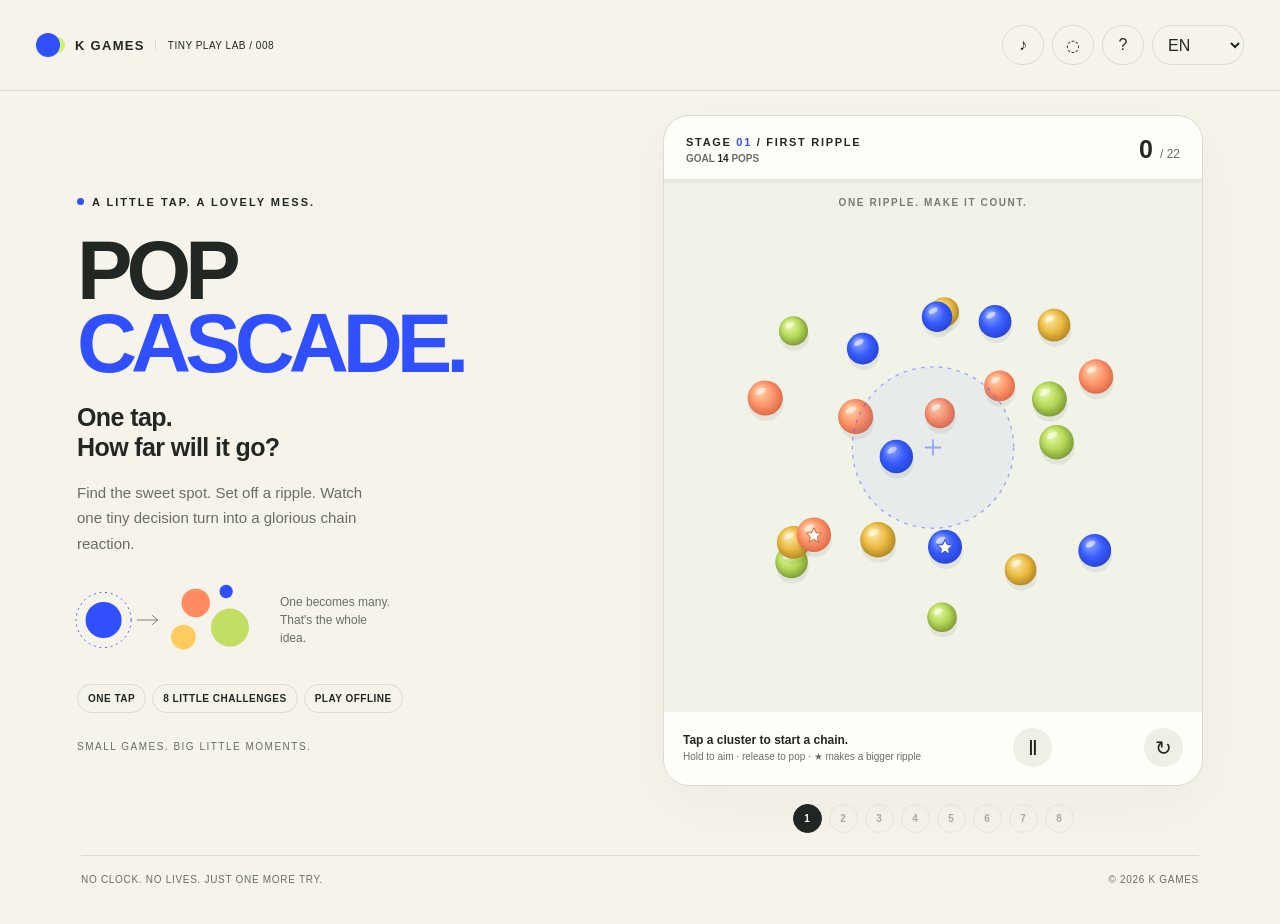
<file: downloads/pop-cascade.html>
<!doctype html>
<html lang="en">
<head>
<meta charset="utf-8"><meta name="viewport" content="width=device-width,initial-scale=1,viewport-fit=cover">
<meta name="theme-color" content="#f6f3eb"><title>POP CASCADE — One tap. Big ripple.</title>
<style>
:root{--paper:#f6f3eb;--ink:#222723;--muted:#686e67;--blue:#304fff;--line:#d9dcd1;--lime:#d5f16b}*{box-sizing:border-box}body{margin:0;background:var(--paper);color:var(--ink);font-family:Arial,"Noto Sans",sans-serif}button,select{font:inherit;color:inherit}button{cursor:pointer}button:focus-visible,select:focus-visible,canvas:focus-visible{outline:3px solid var(--blue);outline-offset:4px}button:disabled{opacity:.35;cursor:default}button{border:0}header{max-width:1280px;margin:auto;padding:25px 36px;display:flex;align-items:center;justify-content:space-between;border-bottom:1px solid var(--line)}.brand{display:flex;gap:10px;align-items:center;font-size:13px;font-weight:800;letter-spacing:1.3px}.brandmark{width:24px;height:24px;border-radius:50%;background:var(--blue);box-shadow:9px 0 0 -4px var(--lime);margin-right:5px}.brand small{font-size:10px;font-weight:400;letter-spacing:.5px;border-left:1px solid var(--line);padding-left:12px}.tools{display:flex;align-items:center;gap:8px}.tool,select{border:1px solid var(--line);background:transparent;border-radius:30px;min-width:42px;height:40px;padding:0 11px}.tool:hover,select:hover{background:#e8eadd}.tool[aria-pressed=true]{background:var(--ink);color:white}.layout>section{min-width:0}.layout{max-width:1190px;margin:34px auto 22px;display:grid;grid-template-columns:.8fr 1fr;gap:65px;align-items:center;padding:0 32px}.eyebrow{font-size:11px;letter-spacing:2px;font-weight:800;text-transform:uppercase;display:flex;align-items:center;gap:8px}.eyebrow:before{content:"";width:7px;height:7px;background:var(--blue);border-radius:50%}h1{font-size:clamp(60px,6.5vw,90px);letter-spacing:-6px;line-height:.88;margin:26px 0 22px;font-weight:900}h1 span{display:block;color:var(--blue)}.tagline{font-size:25px;line-height:1.22;letter-spacing:-.6px;font-weight:700;max-width:360px}.intro{font-size:15px;line-height:1.7;color:var(--muted);max-width:310px;margin:17px 0 25px}.diagram{display:flex;align-items:center;gap:13px;margin:25px 0}.diagram svg{width:190px;height:78px;overflow:visible}.diagram p{font-size:12px;color:var(--muted);max-width:110px;line-height:1.5}.features{display:flex;gap:6px;flex-wrap:wrap}.features span{border:1px solid var(--line);border-radius:20px;padding:8px 10px;font-size:10px;letter-spacing:.5px;font-weight:700}.signature{font-size:10px;margin-top:45px;color:var(--muted);letter-spacing:1.5px}.game{background:#fffef9;border:1px solid #d9dcd1;border-radius:26px;overflow:hidden;box-shadow:0 18px 60px #2430270a;position:relative}.hud{padding:19px 22px 15px;display:flex;align-items:center;justify-content:space-between;gap:14px;border-bottom:1px solid #e9e9df}.levelname{font-size:11px;letter-spacing:1.7px;font-weight:800}.levelname b{color:var(--blue)}.score{font-size:25px;font-weight:800;font-variant-numeric:tabular-nums}.score small{font-size:12px;color:var(--muted);font-weight:400}.goal{font-size:10px;font-weight:700;color:var(--muted);margin-top:5px}.goal strong{color:var(--ink)}.meter{height:3px;background:#e9e9df}.meter div{height:100%;background:var(--blue);width:0;transition:width .14s}.board{position:relative;background:#f1f3e9}.board canvas{display:block;width:100%;aspect-ratio:600/590;touch-action:none;cursor:crosshair}.float-label{position:absolute;left:0;right:0;top:14px;text-align:center;pointer-events:none;font-size:10px;font-weight:800;letter-spacing:1.6px;color:#767d70}.toast{position:absolute;bottom:19px;left:0;right:0;text-align:center;pointer-events:none;font-weight:900;font-size:26px;letter-spacing:-.8px;color:var(--blue);text-shadow:0 2px 0 #fff8;min-height:31px}.gamefoot{padding:16px 19px 18px;display:flex;align-items:center;justify-content:space-between;gap:8px}.hint{font-size:12px;font-weight:700;line-height:1.5}.hint small{display:block;color:var(--muted);font-size:10px;font-weight:400}.smallbutton{width:39px;height:39px;border-radius:50%;background:#eeefe5;font-size:20px;flex-shrink:0}.smallbutton:hover{background:var(--lime)}.levels{display:flex;gap:7px;justify-content:center;margin:18px 0 0}.level-dot{width:29px;height:29px;border-radius:50%;background:transparent;border:1px solid #cbd0c4;font-size:10px;font-weight:700}.level-dot[aria-current=true]{background:var(--ink);color:white;border-color:var(--ink)}.level-dot.done{border-color:var(--blue);color:var(--blue);background:#e8edff}.level-dot.done[aria-current=true]{background:var(--blue);color:white}.bottomline{max-width:1118px;margin:28px auto 0;padding:18px 0 22px;border-top:1px solid var(--line);display:flex;justify-content:space-between;gap:12px;color:var(--muted);font-size:10px;letter-spacing:.7px}.sheet{position:absolute;inset:0;background:#f1f3e9d9;backdrop-filter:blur(10px);display:flex;align-items:center;justify-content:center;padding:24px;z-index:3}.sheet[hidden]{display:none}.card{background:#fffef9;border:1px solid var(--line);border-radius:24px;box-shadow:0 20px 60px #21302515;text-align:center;padding:29px 24px;width:100%;max-width:350px}.stamp{font-size:12px;letter-spacing:2px;color:var(--blue);font-weight:800}.card h2{font-size:33px;letter-spacing:-1.4px;line-height:1.05;margin:15px 0 10px}.resultscore{font-size:68px;font-weight:900;letter-spacing:-4px;color:var(--blue);line-height:1.2}.resultscore small{font-size:23px;letter-spacing:-1px;color:var(--muted)}.card p{font-size:13px;color:var(--muted);line-height:1.7}.primary{background:var(--blue);color:white;border-radius:30px;min-height:46px;padding:12px 22px;font-weight:700;font-size:13px;width:100%;margin-top:12px}.secondary{background:transparent;text-decoration:underline;text-underline-offset:4px;font-size:12px;padding:12px;margin-top:5px}.stars{font-size:26px;letter-spacing:9px;color:#ed9541;margin:5px 0}.sr-only{position:absolute;width:1px;height:1px;overflow:hidden;clip:rect(0,0,0,0)}dialog{border:1px solid var(--line);border-radius:24px;background:#fffef9;padding:28px;max-width:420px;width:calc(100% - 32px);color:var(--ink)}dialog::backdrop{background:#20282366;backdrop-filter:blur(4px)}dialog h2{margin-top:0}dialog p{font-size:14px;line-height:1.7}dialog .keynote{font-size:11px;color:var(--muted)}.help-steps{padding-left:21px;line-height:1.7;font-size:14px}.help-steps li{margin-bottom:10px}@media(min-width:851px){.layout{grid-template-columns:1fr clamp(380px,calc((100svh - 250px)*1.017),540px);margin-top:24px;gap:50px}.bottomline{margin-top:18px}.signature{margin-top:28px}}@media(min-width:1450px){.layout{margin-top:55px}}@media(max-width:850px){header{padding:15px 20px}.layout{grid-template-columns:1fr;max-width:540px;gap:21px;margin:22px auto;padding:0 16px}.hero{position:relative}.eyebrow{font-size:9px}h1{font-size:49px;letter-spacing:-3px;margin:14px 0 8px;line-height:.9}h1 span{display:inline;margin-left:5px}.tagline{font-size:17px;margin:8px 0 0;max-width:none}.intro,.diagram,.features,.signature{display:none}.game{border-radius:20px}.bottomline{margin:22px 18px 0;font-size:9px}.brand small{display:none}.hud{padding:15px 18px 12px}.levels{margin-top:13px}}@media(max-width:420px){header{padding:13px 16px}.brand{white-space:nowrap;font-size:11px;gap:7px}.brandmark{width:20px;height:20px;margin-right:3px}.tools{gap:5px}.tool,select{min-width:36px;height:36px;padding:0 8px}select{max-width:78px}h1{font-size:42px;letter-spacing:-2.6px}.gamefoot{padding:12px}.hint{min-width:0}.smallbutton{width:35px;height:35px}}@media(max-width:380px){header{padding:12px}.brand{font-size:10px;gap:4px}.tools{gap:4px}.tool,select{min-width:32px;padding:0 6px}select{max-width:65px}.levels{gap:5px}.level-dot{width:28px;height:28px}h1{font-size:34px}.tools{gap:4px}.tool,select{padding:0 8px}.brand{font-size:11px}.layout{margin-top:16px}.gamefoot{padding:12px}.hint{font-size:11px}.card{padding:21px 16px}.card h2{font-size:28px}}@media(prefers-reduced-motion:reduce){*{scroll-behavior:auto!important;transition:none!important}}
</style>
</head>
<body>
<header><div class="brand"><span class="brandmark" aria-hidden="true"></span>K GAMES <small>TINY PLAY LAB / 008</small></div><nav class="tools" aria-label="Settings"><button class="tool" id="sound" aria-label="Sound" aria-pressed="false">♪</button><button class="tool" id="motion" aria-label="Reduce effects" aria-pressed="false">◌</button><button class="tool" id="help" aria-label="How to play">?</button><select id="language" aria-label="Language"><option value="en">EN</option><option value="ja">日本語</option><option value="es">ES</option><option value="pt">PT</option><option value="fr">FR</option><option value="zh">中文</option></select></nav></header>
<main class="layout"><section class="hero"><div class="eyebrow" data-t="eyebrow">A little tap. A lovely mess.</div><h1>POP<span>CASCADE.</span></h1><div class="tagline" data-t="tagline">One tap.<br>How far will it go?</div><p class="intro" data-t="intro">Find the sweet spot. Set off a ripple. Watch one tiny decision turn into a glorious chain reaction.</p><div class="diagram" aria-hidden="true"><svg viewBox="0 0 200 80"><circle cx="28" cy="40" r="19" fill="#304fff"/><circle cx="28" cy="40" r="29" fill="none" stroke="#304fff" stroke-dasharray="2 4"/><path d="M63 40h22m-6-5 6 5-6 5" stroke="#747b70" fill="none"/><circle cx="125" cy="22" r="15" fill="#ff8b62"/><circle cx="161" cy="48" r="20" fill="#c1df62"/><circle cx="112" cy="58" r="13" fill="#ffca5e"/><circle cx="157" cy="10" r="7" fill="#304fff"/></svg><p data-t="diagram">One becomes many.<br>That's the whole idea.</p></div><div class="features"><span data-t="one">ONE TAP</span><span data-t="levels">8 LITTLE CHALLENGES</span><span data-t="offline">PLAY OFFLINE</span></div><div class="signature">SMALL GAMES. BIG LITTLE MOMENTS.</div></section>
<section aria-label="POP CASCADE"><div class="game"><div class="hud"><div><div class="levelname"><span data-t="stage">STAGE</span> <b id="level">01</b> <span id="leveltitle">/ FIRST RIPPLE</span></div><div class="goal"><span data-t="goal">GOAL</span> <strong id="goal">14</strong> <span data-t="pops">POPS</span> <span id="best"></span></div></div><div class="score"><span id="score">0</span> <small>/ <span id="total">22</span></small></div></div><div class="meter"><div id="progress"></div></div><div class="board"><canvas id="board" width="600" height="590" tabindex="0" role="application" aria-label="Game board. Tap to start a chain. Arrow keys aim, Space releases a ripple, P pauses." aria-describedby="instructions"></canvas><div class="float-label" id="boardlabel">ONE RIPPLE. MAKE IT COUNT.</div><div class="toast" id="toast"></div><div class="sheet" id="result" hidden><div class="card"><div class="stamp" id="resultstamp">CHAIN COMPLETE</div><h2 id="resulttitle">Beautiful chaos.</h2><div class="resultscore"><span id="resultcount">0</span><small id="resulttotal"> / 22</small></div><div class="stars" id="stars" aria-label="Rating"></div><p id="resulttext"></p><button class="primary" id="next">Next ripple →</button><button class="secondary" id="retry">Try this one again</button></div></div><div class="sheet" id="paused" hidden><div class="card"><div class="stamp">POP CASCADE</div><h2 data-t="paused">Take a breath.</h2><p data-t="pausedtext">Your ripple will wait.</p><button class="primary" id="resume" data-t="resume">Keep playing →</button></div></div></div><div class="gamefoot"><div class="hint" id="instructions"><span id="hint" data-t="hint">Tap a cluster to start a chain.</span><small data-t="subhint">Hold to aim · release to pop · ★ makes a bigger ripple</small></div><button class="smallbutton" id="pause" aria-label="Pause">Ⅱ</button><button class="smallbutton" id="reset" aria-label="Retry stage">↻</button></div></div><nav class="levels" id="levels" aria-label="Stages"></nav></section></main>
<footer class="bottomline"><span data-t="footer">NO CLOCK. NO LIVES. JUST ONE MORE TRY.</span><span>© 2026 K GAMES</span></footer>
<dialog id="helpdialog"><h2 data-t="helptitle">A tiny ripple guide.</h2><ol class="help-steps"><li data-t="help1">Tap near a group of bubbles. You get one starting ripple.</li><li data-t="help2">Every bubble it touches makes another ripple. Star bubbles reach farther. All colors work the same way.</li><li data-t="help3">Reach the target to unlock the next stage. Missed it? Retry the same layout, free.</li></ol><p class="keynote" data-t="keys">Keyboard: focus the board, arrows to aim, Space / Enter to pop. P to pause. R to retry. Scores stay on this device when browser storage is available.</p><button class="primary" id="closehelp" data-t="gotit">Got it →</button></dialog><p id="announcement" class="sr-only" aria-live="polite"></p>
<script id="engine">
'use strict';
const Cascade = (()=>{
const W=600,H=590;
const configs=[{n:22,goal:14,seed:891,speed:22,r:92},{n:26,goal:19,seed:1729,speed:27,r:86},{n:28,goal:22,seed:421,speed:32,r:94},{n:30,goal:24,seed:761,speed:36,r:78},{n:32,goal:27,seed:1319,speed:39,r:76},{n:34,goal:29,seed:2027,speed:43,r:84},{n:36,goal:32,seed:3119,speed:47,r:74},{n:40,goal:36,seed:4513,speed:50,r:84}];
function rng(seed){return()=>{seed|=0;seed=seed+0x6D2B79F5|0;let t=Math.imul(seed^seed>>>15,1|seed);t=t+Math.imul(t^t>>>7,61|t)^t;return((t^t>>>14)>>>0)/4294967296;};}
function radius(w){return w.max*Math.min(1,w.age/.24)*Math.min(1,Math.max(0,(1.05-w.age)/.28));}
class Game{
 constructor(index=0){this.reset(index);}
 reset(index=this.index){this.index=Math.max(0,Math.min(7,index));this.cfg=configs[this.index];this.time=0;this.elapsed=0;this.count=0;this.depth=0;this.state='aim';this.paused=false;this.events=[];this.waves=[];this.balls=[];const random=rng(this.cfg.seed);for(let i=0;i<this.cfg.n;i++){let x,y;for(let k=0;k<150;k++){x=(this.index===0?120:70)+random()*(this.index===0?360:460);y=(this.index===0?120:80)+random()*(this.index===0?340:420);if(this.balls.every(b=>Math.hypot(b.x-x,b.y-y)>45))break;}const a=random()*Math.PI*2,v=this.cfg.speed*(.65+random()*.65);this.balls.push({id:i,x,y,baseX:x,baseY:y,vx:Math.cos(a)*v,vy:Math.sin(a)*v,r:16+random()*4,color:i%4,star:i%9===4,alive:true});}return this;}
 fire(x,y){if(this.state!=='aim'||this.paused||!Number.isFinite(x)||!Number.isFinite(y))return false;this.state='chain';this.elapsed=0;this.waves.push({x:Math.max(0,Math.min(W,x)),y:Math.max(0,Math.min(H,y)),age:0,max:90,color:4,depth:0});this.events.push({type:'fire',x,y});return true;}
 update(dt){if(this.paused||this.state==='done')return;dt=Math.min(1/30,Math.max(0,dt));this.time+=dt;for(const b of this.balls){if(!b.alive)continue;b.x=Math.max(28,Math.min(W-28,b.baseX+b.vx*Math.sin(this.time*.65)/.65));b.y=Math.max(50,Math.min(H-45,b.baseY+b.vy*Math.sin(this.time*.79)/.79));}
 if(this.state!=='chain')return;this.elapsed+=dt;for(const w of this.waves)w.age+=dt;this.waves=this.waves.filter(w=>w.age<1.05);const born=[];for(const b of this.balls){if(!b.alive)continue;const hit=this.waves.find(w=>Math.hypot(w.x-b.x,w.y-b.y)<=radius(w)+b.r*.7);if(hit){b.alive=false;this.count++;const depth=hit.depth+1;this.depth=Math.max(depth,this.depth);born.push({x:b.x,y:b.y,age:0,max:b.star?112:this.cfg.r,color:b.color,depth});this.events.push({type:'pop',x:b.x,y:b.y,color:b.color,star:b.star,count:this.count,depth});}}this.waves.push(...born);if(!this.waves.length){this.state='done';this.events.push({type:'done',won:this.count>=this.cfg.goal});}}
 }
return{Game,configs,radius,W,H};})();
</script>
<script>
(()=>{'use strict';
const $=id=>document.getElementById(id),canvas=$('board'),ctx=canvas.getContext('2d');
const strings={
en:{eyebrow:'A little tap. A lovely mess.',tagline:'One tap.\nHow far will it go?',intro:'Find the sweet spot. Set off a ripple. Watch one tiny decision turn into a glorious chain reaction.',diagram:"One becomes many.\nThat's the whole idea.",one:'ONE TAP',levels:'8 LITTLE CHALLENGES',offline:'PLAY OFFLINE',stage:'STAGE',goal:'GOAL',pops:'POPS',hint:'Tap a cluster to start a chain.',subhint:'Hold to aim · release to pop · ★ makes a bigger ripple',footer:'NO CLOCK. NO LIVES. JUST ONE MORE TRY.',paused:'Take a breath.',pausedtext:'Your ripple will wait.',resume:'Keep playing →',helptitle:'A tiny ripple guide.',help1:'Tap near a group of bubbles. You get one starting ripple.',help2:'Every bubble it touches makes another ripple. Star bubbles reach farther. All colors work the same way.',help3:'Reach the target to unlock the next stage. Missed it? Retry the same layout, free.',keys:'Keyboard: focus the board, arrows to aim, Space / Enter to pop. P to pause. R to retry. Scores stay on this device when browser storage is available.',gotit:'Got it →',ready:'ONE RIPPLE. MAKE IT COUNT.',running:'LET IT RIPPLE.',chain:'CHAIN',win:'Beautiful chaos.',perfect:'Every. Single. Pop.',lose:'So close to a cascade.',empty:'Find a little crowd.',complete:'You made waves.',wonstamp:'TARGET REACHED',losestamp:'ANOTHER LITTLE EXPERIMENT',endstamp:'ALL 8 STAGES CLEARED',next:'Next ripple →',again:'Give it another pop →',replay:'Play from stage 1 →',retry:'Try this one again',wintext:'One tap. Look what you started.',losetext:'Aim between nearby bubbles. Try a star for extra reach.',emptytext:'The ring missed the bubbles. Tap closer to a group.',endtext:'Eight ripples. A lot of lovely chaos. Can you pop every bubble?',best:'BEST',sound:'Sound',motion:'Reduce effects',help:'How to play',pause:'Pause',reset:'Retry stage',board:'Game board. Arrows aim, Space or Enter pops, P pauses.',names:['FIRST RIPPLE','DOUBLE TAKE','STAR POWER','CROSS CURRENT','THE SWEET SPOT','WILD BLOOM','RIPPLE EFFECT','BEAUTIFUL CHAOS']},
ja:{eyebrow:'小さな一手が、大きな連鎖に。',tagline:'その一滴は、\nどこまで広がる？',intro:'泡が集まる場所を見つけて、ひと押し。小さな波紋が次々とはじけ、画面いっぱいの連鎖に変わる。',diagram:'ひとつから、たくさんへ。\nそれだけで、気持ちいい。',one:'ワンタップ',levels:'8つのステージ',offline:'オフライン対応',stage:'STAGE',goal:'目標',pops:'個',hint:'泡の集まるところをタップ。',subhint:'長押しで狙う → 離して発射 · ★は大きく広がる',footer:'時間制限なし。残機なし。何度でも。',paused:'ひと休み。',pausedtext:'連鎖はここで待っています。',resume:'続きを遊ぶ →',helptitle:'小さな連鎖の遊び方',help1:'泡の近くをタップ。最初の波紋は1回だけ。',help2:'波紋に触れた泡が、新しい波紋になります。★の泡は遠くまで届きます。色によるルールの違いはありません。',help3:'目標の数をはじけば次へ。届かなくても同じ配置から何度でも再挑戦できます。',keys:'キーボード：盤面にフォーカスして矢印で狙う、Space / Enterで発射。Pで一時停止、Rで再挑戦。保存機能が使えるブラウザーでは、この端末に記録を保存します。',gotit:'わかった →',ready:'ひとつの波紋から、どこまで？',running:'広がれ、連鎖。',chain:'連鎖',win:'いい連鎖！',perfect:'ぜんぶ、はじけた。',lose:'もう一度、違う場所で。',empty:'泡の近くを狙ってみよう。',complete:'8つの波紋を、越えて。',wonstamp:'目標達成',losestamp:'もう一度、実験しよう',endstamp:'全8ステージクリア',next:'次の波紋へ →',again:'もう一度はじく →',replay:'ステージ1から遊ぶ →',retry:'同じステージに再挑戦',wintext:'たった一手で、ここまで広がる。',losetext:'泡の間を狙ってみよう。★なら遠くまで広がります。',emptytext:'波紋が泡に届きませんでした。集まっているところをタップ。',endtext:'8つの連鎖を達成。次は、すべての泡をはじける？',best:'最高',sound:'音',motion:'演出を控えめに',help:'遊び方',pause:'一時停止',reset:'再挑戦',board:'ゲーム盤面。矢印で狙う、SpaceかEnterで発射、Pで一時停止。',names:['はじめの波紋','ふたつの波','星のちから','交差する流れ','ちょうどいい場所','咲きひろがる','波及する世界','美しい連鎖']},
es:{eyebrow:'Un toque. Muchas burbujas.',tagline:'Un toque.\n¿Hasta dónde llegará?',intro:'Encuentra el lugar perfecto. Crea una onda y mira cómo se convierte en una reacción en cadena.',diagram:'Una se vuelve muchas.\nAsí de sencillo.',one:'UN TOQUE',levels:'8 RETOS',offline:'SIN CONEXIÓN',stage:'NIVEL',goal:'META',pops:'BURBUJAS',hint:'Toca un grupo para iniciar la cadena.',subhint:'Mantén para apuntar · suelta · ★ llega más lejos',footer:'SIN RELOJ. SIN VIDAS. OTRO INTENTO.',paused:'Un respiro.',pausedtext:'Tu onda puede esperar.',resume:'Continuar →',helptitle:'Guía de ondas',help1:'Toca cerca de un grupo. Solo tienes una onda inicial.',help2:'Cada burbuja alcanzada crea otra onda. Las estrellas llegan más lejos. Todos los colores funcionan igual.',help3:'Alcanza la meta para avanzar. Puedes repetir la misma disposición gratis.',keys:'Teclado: enfoca el tablero, flechas para apuntar, Espacio / Intro para lanzar. P pausa, R reintenta. El progreso se guarda en este dispositivo si el navegador lo permite.',gotit:'Entendido →',ready:'UNA ONDA. HAZ QUE CUENTE.',running:'QUE SIGA LA ONDA.',chain:'CADENA',win:'¡Hermoso caos!',perfect:'¡Todas y cada una!',lose:'Prueba en otro lugar.',empty:'Busca un grupo.',complete:'¡Lo lograste!',wonstamp:'META ALCANZADA',losestamp:'OTRO PEQUEÑO EXPERIMENTO',endstamp:'8 NIVELES COMPLETADOS',next:'Siguiente onda →',again:'Otro intento →',replay:'Volver al nivel 1 →',retry:'Repetir este nivel',wintext:'Un toque. Mira lo que has creado.',losetext:'Apunta entre burbujas cercanas. Una estrella llega más lejos.',emptytext:'La onda no tocó burbujas. Prueba más cerca.',endtext:'Ocho ondas. ¿Puedes hacerlas estallar todas?',best:'RÉCORD',sound:'Sonido',motion:'Reducir efectos',help:'Cómo jugar',pause:'Pausa',reset:'Reintentar',board:'Tablero. Flechas para apuntar, Espacio para lanzar, P pausa.',names:['PRIMERA ONDA','DOBLE ONDA','ESTRELLAS','CORRIENTE CRUZADA','PUNTO PERFECTO','EXPLOSIÓN','EFECTO DOMINÓ','HERMOSO CAOS']},
pt:{eyebrow:'Um toque. Uma bela bagunça.',tagline:'Um toque.\nAté onde vai chegar?',intro:'Encontre o ponto certo. Crie uma onda e veja uma pequena decisão virar uma reação em cadeia.',diagram:'Uma vira muitas.\nSimples assim.',one:'UM TOQUE',levels:'8 DESAFIOS',offline:'JOGUE OFFLINE',stage:'FASE',goal:'META',pops:'BOLHAS',hint:'Toque num grupo para começar.',subhint:'Segure para mirar · solte · ★ vai mais longe',footer:'SEM RELÓGIO. SEM VIDAS. TENTE DE NOVO.',paused:'Uma pausa.',pausedtext:'Sua onda pode esperar.',resume:'Continuar →',helptitle:'Guia de ondas',help1:'Toque perto de um grupo. Você tem uma onda inicial.',help2:'Cada bolha atingida cria outra onda. Estrelas alcançam mais longe. Todas as cores funcionam igual.',help3:'Atinja a meta para avançar. Repita a mesma disposição quantas vezes quiser.',keys:'Teclado: foque o tabuleiro, setas para mirar, Espaço / Enter para lançar. P pausa, R reinicia. Progresso salvo neste dispositivo quando o navegador permite.',gotit:'Entendi →',ready:'UMA ONDA. FAÇA VALER.',running:'DEIXE ESPALHAR.',chain:'CADEIA',win:'Belo caos!',perfect:'Todas as bolhas!',lose:'Tente outro lugar.',empty:'Procure um grupo.',complete:'Você fez ondas!',wonstamp:'META ATINGIDA',losestamp:'MAIS UMA EXPERIÊNCIA',endstamp:'8 FASES CONCLUÍDAS',next:'Próxima onda →',again:'Tentar de novo →',replay:'Voltar à fase 1 →',retry:'Repetir esta fase',wintext:'Um toque. Veja o que você começou.',losetext:'Mire entre bolhas próximas. Uma estrela alcança mais longe.',emptytext:'A onda não alcançou as bolhas. Toque mais perto.',endtext:'Oito ondas. Consegue estourar todas as bolhas?',best:'RECORDE',sound:'Som',motion:'Reduzir efeitos',help:'Como jogar',pause:'Pausa',reset:'Reiniciar',board:'Tabuleiro. Setas para mirar, Espaço para lançar, P pausa.',names:['PRIMEIRA ONDA','ONDA DUPLA','ESTRELAS','CORRENTE CRUZADA','PONTO CERTO','EXPLOSÃO','EFEITO ONDA','BELO CAOS']},
fr:{eyebrow:'Un geste. Un joli désordre.',tagline:"Un geste.\nJusqu'où ira-t-il ?",intro:'Trouvez le bon endroit. Une petite onde devient une réaction en chaîne spectaculaire.',diagram:"Une devient plusieurs.\nC'est tout.",one:'UN GESTE',levels:'8 DÉFIS',offline:'HORS LIGNE',stage:'NIVEAU',goal:'OBJECTIF',pops:'BULLES',hint:'Touchez un groupe de bulles.',subhint:'Maintenez pour viser · relâchez · ★ va plus loin',footer:'SANS CHRONO. SANS VIES. ENCORE UN ESSAI.',paused:'Une petite pause.',pausedtext:'Votre onde peut attendre.',resume:'Continuer →',helptitle:'Le guide des ondes',help1:'Touchez près des bulles. Vous avez une seule onde de départ.',help2:'Chaque bulle touchée crée une autre onde. Les étoiles vont plus loin. Toutes les couleurs fonctionnent de la même façon.',help3:"Atteignez l'objectif pour avancer. Rejouez la même disposition autant de fois que vous voulez.",keys:'Clavier : sélectionnez le plateau, flèches pour viser, Espace / Entrée pour lancer. P pour pause, R pour réessayer. Progression enregistrée sur cet appareil si le navigateur le permet.',gotit:'Compris →',ready:'UNE ONDE. À VOUS DE JOUER.',running:"LAISSEZ L'ONDE GRANDIR.",chain:'CHAÎNE',win:'Un joli chaos !',perfect:'Toutes les bulles !',lose:'Essayez ailleurs.',empty:'Cherchez un groupe.',complete:'Vous avez fait des vagues !',wonstamp:'OBJECTIF ATTEINT',losestamp:'UNE NOUVELLE EXPÉRIENCE',endstamp:'8 NIVEAUX TERMINÉS',next:'Onde suivante →',again:'Réessayer →',replay:'Retour au niveau 1 →',retry:'Rejouer ce niveau',wintext:'Un geste. Regardez ce que vous avez créé.',losetext:'Visez entre les bulles proches. Une étoile porte plus loin.',emptytext:"L'onde a raté les bulles. Touchez plus près.",endtext:'Huit ondes. Pouvez-vous faire éclater toutes les bulles ?',best:'RECORD',sound:'Son',motion:'Réduire les effets',help:'Comment jouer',pause:'Pause',reset:'Réessayer',board:'Plateau. Flèches pour viser, Espace pour lancer, P pour pause.',names:['PREMIÈRE ONDE','DOUBLE ONDE','ÉTOILES','COURANT CROISÉ','LE BON ENDROIT','ÉCLOSION','EFFET DOMINO','JOLI CHAOS']},
zh:{eyebrow:'轻轻一点，层层绽放。',tagline:'只需一点。\n能传多远？',intro:'找到气泡聚集的地方。一个小小的选择，引发满屏连锁反应。',diagram:'一个变成许多个。\n就是这么简单。',one:'轻点一下',levels:'8个关卡',offline:'离线可玩',stage:'关卡',goal:'目标',pops:'个',hint:'轻点气泡群，开始连锁。',subhint:'按住瞄准 · 松开发射 · ★波纹更大',footer:'没有倒计时，没有生命限制，随时重试。',paused:'休息一下。',pausedtext:'波纹会在这里等你。',resume:'继续游戏 →',helptitle:'波纹小指南',help1:'轻点气泡附近。你只有一次初始波纹。',help2:'碰到的每个气泡都会产生新波纹。星形气泡传得更远，所有颜色规则相同。',help3:'达到目标即可解锁下一关。未达标可以免费重试相同布局。',keys:'键盘：选中游戏区域，方向键瞄准，空格或回车发射。P暂停，R重试。浏览器允许时，进度保存在本设备。',gotit:'明白了 →',ready:'一道波纹，能传多远？',running:'让波纹扩散。',chain:'连锁',win:'漂亮的连锁！',perfect:'全部击破！',lose:'换个地方试试。',empty:'找到一群气泡。',complete:'你掀起了波澜！',wonstamp:'目标达成',losestamp:'再来一次小实验',endstamp:'8关全部完成',next:'下一道波纹 →',again:'再试一次 →',replay:'从第1关开始 →',retry:'重玩本关',wintext:'只需一点，就能传这么远。',losetext:'瞄准相邻气泡之间。星形气泡能传得更远。',emptytext:'波纹没有碰到气泡。请靠近气泡群轻点。',endtext:'完成8道波纹。下次能击破全部气泡吗？',best:'最佳',sound:'声音',motion:'减少特效',help:'玩法',pause:'暂停',reset:'重试',board:'游戏区域。方向键瞄准，空格发射，P暂停。',names:['第一道波纹','双重波纹','星星力量','交错水流','最佳位置','绽放','连锁效应','美丽连锁']}
};
let saved={};try{saved=JSON.parse(localStorage.getItem('pop-cascade-v1')||'{}')||{};}catch{}const scores=Array.from({length:8},(_,i)=>Number.isInteger(saved.scores?.[i])?Math.max(0,Math.min(Cascade.configs[i].n,saved.scores[i])):0);let unlocked=0;while(unlocked<7&&scores[unlocked]>=Cascade.configs[unlocked].goal)unlocked++;
let lang=strings[saved.lang]?saved.lang:(strings[navigator.language.slice(0,2)]?navigator.language.slice(0,2):'en'),reduced=matchMedia('(prefers-reduced-motion: reduce)').matches||saved.reduced===true,sound=false,audio=null;
let game=new Cascade.Game(0),aim={x:300,y:295,visible:false},holding=null,particles=[],last=0,acc=0,toastTime=0,shaketime=0,doneHandled=false,lastTone=0;
const palette=['#365bff','#ff9369','#b3d755','#eab940'];const dark=['#223aba','#c85939','#647d2c','#967019'];
function save(){try{localStorage.setItem('pop-cascade-v1',JSON.stringify({scores,lang,reduced}));}catch{}}
function t(k){return strings[lang][k]||strings.en[k]||k;}
function localize(){document.documentElement.lang=lang;$('language').value=lang;document.querySelectorAll('[data-t]').forEach(el=>{el.textContent=t(el.dataset.t);el.style.whiteSpace='pre-line';});for(const id of ['sound','motion','help','pause','reset']){$(id).setAttribute('aria-label',t(id));$(id).title=t(id);}$('board').setAttribute('aria-label',t('board'));$('motion').setAttribute('aria-pressed',String(reduced));updateHUD();if(game.state==='done')showResult(false);save();}
function updateHUD(){$('level').textContent=String(game.index+1).padStart(2,'0');$('leveltitle').textContent='/ '+t('names')[game.index];$('goal').textContent=game.cfg.goal;$('total').textContent=game.cfg.n;$('score').textContent=game.count;$('progress').style.width=Math.min(100,game.count/game.cfg.goal*100)+'%';$('best').textContent=scores[game.index]?` · ${t('best')} ${scores[game.index]}`:'';$('boardlabel').textContent=t(game.state==='aim'?'ready':'running');$('pause').disabled=game.state==='done';}
function stageButtons(){const box=$('levels');box.replaceChildren();for(let i=0;i<8;i++){const b=document.createElement('button');b.className='level-dot'+(scores[i]>=Cascade.configs[i].goal?' done':'');b.textContent=i+1;b.disabled=i>unlocked;b.setAttribute('aria-label',t('stage')+' '+(i+1));b.setAttribute('aria-current',String(i===game.index));b.onclick=()=>reset(i);box.append(b);}}
function reset(index=game.index){game.reset(index);particles=[];holding=null;aim={x:300,y:295,visible:false};doneHandled=false;toastTime=0;shaketime=0;acc=0;$('result').hidden=true;$('paused').hidden=true;$('toast').textContent='';updateHUD();stageButtons();canvas.focus({preventScroll:true});}
function tone(count,star=false){if(!sound||!audio||audio.state!=='running')return;const now=audio.currentTime;if(now-lastTone<.045)return;lastTone=now;const o=audio.createOscillator(),v=audio.createGain();o.type='sine';const notes=[0,2,4,7,9,12,14,16,19];o.frequency.setValueAtTime(220*Math.pow(2,notes[count%notes.length]/12)*(star?1.5:1),now);o.frequency.exponentialRampToValueAtTime(o.frequency.value*.75,now+.18);v.gain.setValueAtTime(.0001,now);v.gain.exponentialRampToValueAtTime(.12,now+.009);v.gain.exponentialRampToValueAtTime(.0001,now+.25);o.connect(v).connect(audio.destination);o.start();o.stop(now+.26);}
function initAudio(){if(!sound)return;try{audio=audio||new(window.AudioContext||window.webkitAudioContext)();if(audio.state==='suspended')audio.resume().catch(()=>{});}catch{sound=false;$('sound').setAttribute('aria-pressed','false');}}
function fire(){if(game.fire(aim.x,aim.y)){initAudio();aim.visible=false;holding=null;updateHUD();}}
function pause(value=true){if(game.state==='done')return;game.paused=value;holding=null;$('paused').hidden=!value;if(value)$('resume').focus({preventScroll:true});else canvas.focus({preventScroll:true});acc=0;}
function showResult(focus=true){const won=game.count>=game.cfg.goal,perfect=game.count===game.cfg.n,all=won&&game.index===7;$('result').hidden=false;$('resultstamp').textContent=t(all?'endstamp':won?'wonstamp':'losestamp');$('resulttitle').textContent=t(all?'complete':perfect?'perfect':won?'win':game.count===0?'empty':'lose');$('resultcount').textContent=game.count;$('resulttotal').textContent=' / '+game.cfg.n;const stars=perfect?3:won?(game.count>=Math.ceil(game.cfg.n*.9)?2:1):0;$('stars').textContent='★'.repeat(stars)+'☆'.repeat(3-stars);$('stars').setAttribute('aria-label',stars+' / 3');$('resulttext').textContent=t(all?'endtext':won?'wintext':game.count===0?'emptytext':'losetext');$('next').textContent=t(all?'replay':won?'next':'again');$('retry').textContent=t('retry');$('retry').hidden=!won;if(focus){$('announcement').textContent=$('resulttitle').textContent+' '+game.count+' / '+game.cfg.n;$('next').focus({preventScroll:true});}}
function consumeEvents(){for(const e of game.events){if(e.type==='pop'){tone(e.count,e.star);if(!reduced){shaketime=e.star?.14:shaketime;for(let j=0;j<(e.star?16:8);j++){const a=j*2.399+e.count;particles.push({x:e.x,y:e.y,vx:Math.cos(a)*(55+j*7),vy:Math.sin(a)*(55+j*7),life:.6,max:.6,color:palette[e.color],r:3+j%3});}}if(e.count>=3){$('toast').textContent=e.count+' '+t('chain')+'!';toastTime=.9;}updateHUD();}if(e.type==='done'&&!doneHandled){doneHandled=true;scores[game.index]=Math.max(scores[game.index],game.count);if(e.won)unlocked=Math.max(unlocked,Math.min(7,game.index+1));save();updateHUD();stageButtons();showResult();}}game.events=[];}
function circle(x,y,r,fill){ctx.beginPath();ctx.arc(x,y,Math.max(0,r),0,Math.PI*2);ctx.fillStyle=fill;ctx.fill();}
function star(x,y,r){ctx.beginPath();for(let i=0;i<10;i++){const a=-Math.PI/2+i*Math.PI/5,rr=i%2?r*.46:r;ctx.lineTo(x+Math.cos(a)*rr,y+Math.sin(a)*rr);}ctx.closePath();ctx.fill();}
function draw(){const d=canvas.width/600;ctx.setTransform(d,0,0,d,0,0);ctx.clearRect(0,0,600,590);ctx.fillStyle='#f1f3e9';ctx.fillRect(0,0,600,590);ctx.fillStyle='#d5dacb';for(let x=24;x<600;x+=24)for(let y=24;y<590;y+=24)ctx.fillRect(x,y,1,1);ctx.save();if(shaketime>0&&!reduced)ctx.translate(Math.sin(shaketime*180)*2,Math.cos(shaketime*160)*2);
for(const w of game.waves){const r=Cascade.radius(w),col=w.color===4?'#304fff':palette[w.color];ctx.globalAlpha=.13*Math.min(1,(1.05-w.age)/.2);circle(w.x,w.y,r,col);ctx.globalAlpha=.65*Math.min(1,(1.05-w.age)/.2);ctx.strokeStyle=col;ctx.lineWidth=w.color===4?3:2;ctx.beginPath();ctx.arc(w.x,w.y,r,0,7);ctx.stroke();ctx.globalAlpha=1;circle(w.x,w.y,3,col);}
for(const b of game.balls){if(!b.alive)continue;circle(b.x+1,b.y+6,b.r,'#26321b13');const gr=ctx.createRadialGradient(b.x-b.r*.35,b.y-b.r*.45,1,b.x,b.y,b.r*1.3);gr.addColorStop(0,['#93a9ff','#ffd5ab','#ebfcb1','#ffecad'][b.color]);gr.addColorStop(.5,palette[b.color]);gr.addColorStop(1,dark[b.color]);circle(b.x,b.y,b.r,gr);ctx.globalAlpha=.55;ctx.fillStyle='#fff';ctx.beginPath();ctx.ellipse(b.x-b.r*.25,b.y-b.r*.38,b.r*.32,b.r*.16,-.5,0,7);ctx.fill();ctx.globalAlpha=1;if(b.star){ctx.fillStyle='#fffef9';star(b.x,b.y+1,9);ctx.strokeStyle=dark[b.color];ctx.lineWidth=1;ctx.stroke();}}
if(game.state==='aim'&&!game.paused){const a=aim;const alpha=aim.visible?.8:.45;ctx.globalAlpha=alpha;ctx.strokeStyle='#304fff';ctx.lineWidth=1.5;ctx.setLineDash([4,6]);ctx.beginPath();ctx.arc(a.x,a.y,90,0,7);ctx.stroke();ctx.setLineDash([]);ctx.globalAlpha=.05;circle(a.x,a.y,90,'#304fff');ctx.globalAlpha=alpha;ctx.lineWidth=2;ctx.beginPath();ctx.moveTo(a.x-9,a.y);ctx.lineTo(a.x+9,a.y);ctx.moveTo(a.x,a.y-9);ctx.lineTo(a.x,a.y+9);ctx.stroke();ctx.globalAlpha=1;}
for(const p of particles){ctx.globalAlpha=Math.max(0,p.life/p.max);circle(p.x,p.y,p.r,p.color);}ctx.globalAlpha=1;ctx.restore();}
function resize(){const scale=Math.min(devicePixelRatio||1,2),width=canvas.getBoundingClientRect().width;canvas.width=Math.round(width*scale);canvas.height=Math.round(width*590/600*scale);draw();}
function frame(time){const dt=Math.min(.05,(time-last)/1000||0);last=time;if(!game.paused&&!document.hidden){acc+=dt;let ticks=0;while(acc>=1/120&&ticks++<8){game.update(1/120);acc-=1/120;}consumeEvents();shaketime=Math.max(0,shaketime-dt);toastTime-=dt;if(toastTime<=0)$('toast').textContent='';for(const p of particles){p.x+=p.vx*dt;p.y+=p.vy*dt;p.vy+=80*dt;p.life-=dt;}particles=particles.filter(p=>p.life>0);}draw();requestAnimationFrame(frame);}
function point(e){const r=canvas.getBoundingClientRect();return{x:Math.max(0,Math.min(600,(e.clientX-r.left)/r.width*600)),y:Math.max(0,Math.min(590,(e.clientY-r.top)/r.height*590)),visible:true};}
canvas.addEventListener('pointerdown',e=>{if(e.button!==0||holding!==null||game.state!=='aim'||game.paused)return;e.preventDefault();canvas.focus({preventScroll:true});holding=e.pointerId;canvas.setPointerCapture(e.pointerId);aim=point(e);initAudio();});canvas.addEventListener('pointermove',e=>{if(game.state==='aim'&&(holding===e.pointerId||e.pointerType==='mouse'))aim=point(e);});canvas.addEventListener('pointerup',e=>{if(e.pointerId!==holding)return;const r=canvas.getBoundingClientRect();holding=null;if(e.clientX<r.left||e.clientX>r.right||e.clientY<r.top||e.clientY>r.bottom){aim.visible=false;return;}aim=point(e);fire();});canvas.addEventListener('pointercancel',()=>{holding=null;aim.visible=false;});canvas.addEventListener('lostpointercapture',()=>{holding=null;});canvas.addEventListener('pointerleave',()=>{if(holding===null)aim.visible=false;});
canvas.addEventListener('keydown',e=>{if(game.paused)return;const delta={ArrowLeft:[-16,0],ArrowRight:[16,0],ArrowUp:[0,-16],ArrowDown:[0,16]}[e.key];if(delta&&game.state==='aim'){e.preventDefault();aim={x:Math.max(0,Math.min(600,aim.x+delta[0])),y:Math.max(0,Math.min(590,aim.y+delta[1])),visible:true};}if((e.code==='Space'||e.key==='Enter')&&!e.repeat){e.preventDefault();fire();}});
document.addEventListener('keydown',e=>{if($('helpdialog').open||e.target.tagName==='SELECT')return;if(e.key.toLowerCase()==='p'||e.key==='Escape'){e.preventDefault();pause(!game.paused);}if(e.key.toLowerCase()==='r'&&!e.repeat){e.preventDefault();reset();}});
$('pause').onclick=()=>pause(!game.paused);$('resume').onclick=()=>pause(false);$('reset').onclick=()=>reset();$('next').onclick=()=>reset(game.count>=game.cfg.goal?(game.index+1)%8:game.index);$('retry').onclick=()=>reset();$('language').onchange=e=>{lang=e.target.value;localize();stageButtons();};$('sound').onclick=()=>{sound=!sound;$('sound').setAttribute('aria-pressed',String(sound));initAudio();if(sound)tone(2);};$('motion').onclick=()=>{reduced=!reduced;particles=[];$('motion').setAttribute('aria-pressed',String(reduced));save();};let helpWasPaused=false;$('help').onclick=()=>{helpWasPaused=game.paused;pause(true);$('helpdialog').showModal();};$('closehelp').onclick=()=>$('helpdialog').close();$('helpdialog').addEventListener('close',()=>{if(!helpWasPaused)pause(false);});document.addEventListener('visibilitychange',()=>{if(document.hidden)pause(true);});window.addEventListener('blur',()=>pause(true));window.addEventListener('resize',resize);
localize();stageButtons();resize();requestAnimationFrame(frame);
})();
</script></body></html>
</file>
<file: style.css>
@import url('https://fonts.googleapis.com/css2?family=DM+Sans:wght@400;500;600;700&family=Space+Grotesk:wght@400;500;600;700&display=swap');
:root{color-scheme:light;--ink:#453647;--muted:#8d7e88;--paper:#fcf8f1;--line:#e9dfd8}*{box-sizing:border-box}body{margin:0;background:var(--paper);font-family:'DM Sans',Arial,sans-serif;color:var(--ink)}main{max-width:1190px;margin:auto;padding:30px 44px 20px}header{display:flex;align-items:center;justify-content:space-between;height:52px}.creator{display:flex;gap:12px;align-items:center;text-decoration:none;color:var(--ink);font-weight:700;font-size:17px}.creator small{display:block;font-size:8px;letter-spacing:2px;margin-top:3px;color:var(--muted)}.logo{display:grid;place-items:center;border:1.5px solid var(--ink);border-radius:13px;width:41px;height:41px;font-size:31px;font-family:'Space Grotesk',sans-serif;position:relative}.logo>span{position:absolute;right:7px;bottom:4px;color:#b7a0e2}.edition{font-size:9px;letter-spacing:2px;color:#a09499}.edition b{margin-left:9px;color:var(--ink)}.tools{display:flex;gap:9px;align-items:center}button,select{font:inherit;color:inherit;cursor:pointer}.tools select{background:transparent;border:1px solid var(--line);border-radius:22px;height:36px;padding:0 10px;font-size:11px}.tools button,#pause{width:36px;height:36px;border:1px solid var(--line);border-radius:50%;background:transparent;position:relative;font-size:18px}.tools i{position:absolute;font-style:normal;left:12px;top:7px}.layout{display:grid;grid-template-columns:1fr 460px;gap:65px;align-items:center;margin:40px 0 32px}.intro{padding:0 0 12px 12px}.eyebrow{display:flex;align-items:center;gap:9px;font-size:8px;letter-spacing:1.9px;margin-bottom:28px}.eyebrow>span:first-child{width:6px;height:6px;background:#b5caa0;border-radius:50%}h1{font:700 clamp(62px,6.5vw,88px)/.94 'Space Grotesk',Arial,sans-serif;letter-spacing:-6px;margin:0}h1>span{color:#ab95ce;position:relative}.spark{position:absolute;font-size:30px;right:-30px;top:-14px;color:#ddaf79}.tagline{font-size:20px;line-height:1.6;color:#92818b;margin:23px 0}.challenge{display:flex;align-items:center;gap:12px;font-size:14px}.challenge>span{width:29px;height:29px;border-radius:50%;border:1px solid #d5c8df;display:grid;place-items:center}.challenge b{font-size:19px}.how{margin-top:31px;border-top:1px solid var(--line);padding-top:15px;max-width:340px}.how p{display:flex;align-items:center;gap:15px;font-size:12px;color:#837480;margin:15px 0}.how b{font-size:9px;color:#b2a5ad;letter-spacing:1px}.creator-note{display:flex;gap:13px;align-items:center;margin-top:35px}.creator-note>span{font-size:33px;color:#bca775}.creator-note p{font-size:10px;line-height:1.7;color:#9a8e92}.play-card{height:680px;border:1px solid #e4d7cd;border-radius:27px;overflow:hidden;position:relative;background:#fcf6eb;box-shadow:0 20px 70px #7960570c}.card-head{position:absolute;left:24px;right:24px;top:23px;display:flex;justify-content:space-between;align-items:center;z-index:2;pointer-events:none}.pill{font-size:8px;font-weight:700;letter-spacing:1.6px;padding:9px 11px;border:1px solid #dacfd7;border-radius:30px;color:#88728e;background:#fcf8f199}.best{font-size:8px;letter-spacing:1px;color:#ab969f}.best b{font:700 17px 'Space Grotesk',sans-serif;color:#766079;margin-left:4px}.best>span:last-child{font-size:9px;letter-spacing:0}canvas{width:100%;height:100%;display:block;touch-action:manipulation;outline-offset:-5px}.stage-intro{position:absolute;left:0;right:0;bottom:59px;text-align:center}.stage-intro p{font-size:7px;letter-spacing:2px;color:#9b848c;margin-bottom:12px}.primary{border:0;background:#57445e;color:#fff9f0;padding:17px 24px;border-radius:13px;font-size:11px;font-weight:700;letter-spacing:1.1px;display:flex;gap:34px;justify-content:space-between;align-items:center;min-width:205px;margin:0 auto;box-shadow:0 5px 0 #372a4122}.primary>span:last-child{font-size:20px;line-height:1}.primary:hover{background:#71577a;transform:translateY(-1px)}.primary:active{transform:translateY(2px)}.stage-intro small{display:block;font-size:7px;letter-spacing:1.5px;color:#9d8992;margin-top:14px}.game-bottom{position:absolute;bottom:0;left:0;right:0;display:flex;align-items:center;justify-content:space-between;padding:16px 23px;border-top:1px solid #cdb7a52a;font-size:7px;letter-spacing:1.6px;color:#9c8490;pointer-events:none}.game-bottom>span:last-child{font-size:13px}.hud{position:absolute;top:75px;left:24px;right:24px;display:flex;justify-content:space-between;align-items:center;pointer-events:none}.hud>div{font:500 17px 'Space Grotesk',sans-serif;color:#ac98a2}.hud strong{font-size:43px;color:#5e4964;letter-spacing:-2px;margin-right:6px}.hud button{pointer-events:auto}.modal{position:absolute;inset:67px 0 42px;display:grid;place-items:center;background:#fcf6ebaa;backdrop-filter:blur(5px)}.modal-content{text-align:center;padding:22px}.modal h2{font:700 32px/1.15 'Space Grotesk',sans-serif;letter-spacing:-1.4px;max-width:310px;margin:25px auto 12px}.result-number{font:700 70px 'Space Grotesk',sans-serif;color:#9d83c5;letter-spacing:-4px}.modal p{font-size:12px;color:#8d7787;line-height:1.6;margin:7px 0 25px}.secondary{display:block;background:transparent;border:0;margin:18px auto 0;font-size:9px;letter-spacing:1px;text-decoration:underline;text-underline-offset:4px}footer{display:flex;justify-content:space-between;align-items:center;padding-top:21px;border-top:1px solid var(--line);font-size:8px;letter-spacing:1px;color:#a4959b}.dot{padding:0 8px}footer nav{display:flex;gap:22px}footer a{color:#8c788b;text-decoration:none;letter-spacing:.3px}button:focus-visible,a:focus-visible,select:focus-visible,canvas:focus-visible{outline:3px solid #9273bd;outline-offset:4px}.screen-reader{position:absolute;width:1px;height:1px;overflow:hidden;clip-path:inset(50%)}[hidden]{display:none!important}@media(max-width:950px){main{padding:23px}.layout{gap:30px;grid-template-columns:1fr 420px}h1{font-size:68px}.intro{padding-left:0}.play-card{height:650px}}@media(max-width:740px){main{padding:14px 16px}header{height:43px}.edition{display:none}.creator{font-size:14px}.creator small{font-size:7px}.logo{width:35px;height:35px;font-size:27px}.layout{display:flex;flex-direction:column;gap:0;margin:21px 0}.intro{width:100%;text-align:center;padding:0}.eyebrow,.tagline,.how,.creator-note{display:none}h1{font-size:37px;letter-spacing:-2px;line-height:1.1}h1 br{display:none}h1>span{margin-left:8px}.spark{font-size:18px;right:-18px;top:-8px}.challenge{justify-content:center;font-size:11px;gap:7px;margin:2px 0 10px}.challenge>span{display:none}.challenge p{margin:7px 0}.challenge b{font-size:14px}.play-card{width:100%;max-width:450px;height:min(650px,72svh);min-height:475px;border-radius:22px}.card-head{top:18px;left:18px;right:18px}.pill{font-size:7px;padding:7px 9px;letter-spacing:1px}.hud{left:18px;right:18px;top:56px}.hud strong{font-size:34px}.stage-intro{bottom:48px}.stage-intro small{font-size:6px;margin-top:12px}.game-bottom{padding:12px 18px;font-size:6px}.primary{padding:14px 20px}.stage-intro p{font-size:6px}footer{gap:13px;align-items:flex-start;font-size:6px;line-height:1.8;letter-spacing:.3px}footer nav{gap:10px;flex-wrap:wrap;justify-content:flex-end;max-width:180px}.modal h2{font-size:29px}}@media(prefers-reduced-motion:reduce){.primary:hover{transform:none}}
</file>
<file: archive/orbit-flip-v1/style.css>
@import url('https://fonts.googleapis.com/css2?family=DM+Sans:wght@400;500;600;700&family=Space+Grotesk:wght@400;500;600;700&display=swap');
:root{color-scheme:dark;--bg:#0c1020;--panel:#111729;--mint:#c5f970;--muted:#8490a7;--line:#293045;--gold:#ffca69;--red:#ff6b81}*{box-sizing:border-box}body{margin:0;background:var(--bg);color:#f3f5f6;font-family:'DM Sans',sans-serif}.app{max-width:1056px;margin:auto;padding:28px 36px 20px}header{display:flex;align-items:center;justify-content:space-between;margin-bottom:30px}.brand{color:inherit;text-decoration:none;font-family:'Space Grotesk',sans-serif;font-size:22px;font-weight:700;letter-spacing:-1px;display:flex;align-items:center}.brand>span:not(.brand-icon){font-weight:400;color:var(--mint)}.brand-icon{font-size:33px;color:var(--mint);margin-right:11px}.brand i{align-self:flex-start;font-size:9px;margin:5px 0 0 8px;font-style:normal;color:var(--muted);letter-spacing:0}.tools{display:flex;gap:10px;align-items:center}select,.icon-button{background:transparent;border:1px solid var(--line);color:#c2c9d8;border-radius:50%;height:38px;min-width:38px;font:12px 'DM Sans',sans-serif;cursor:pointer}select{border-radius:20px;padding:0 12px;max-width:100px}select option{background:var(--bg)}button{font:inherit}.icon-button{position:relative;font-size:18px}.slash{position:absolute;left:10px;top:8px;font-size:17px}button:hover{filter:brightness(1.12)}button:focus-visible,select:focus-visible,a:focus-visible{outline:3px solid var(--mint);outline-offset:5px}.game-shell{position:relative;overflow:hidden;border:1px solid var(--line);border-radius:22px;background:radial-gradient(ellipse at 50% 46%,#202b36 0,#131b2b 47%,#111627 80%)}.topline{height:54px;padding:0 25px;display:flex;align-items:center;justify-content:space-between;border-bottom:1px solid #29304580}.eyebrow,.edition,.stat-label,.bottomline,.pill,.keyboard-hint,footer{font-size:10px;font-weight:600;letter-spacing:1.8px}.eyebrow{display:flex;align-items:center;gap:9px;color:#c9d0da}.eyebrow b,.live-dot{width:5px;height:5px;background:var(--mint);border-radius:50%;display:inline-block}.edition{color:#68748b;font-size:9px}.scoreboard{position:absolute;z-index:2;left:27px;right:27px;top:79px;display:flex;justify-content:space-between;pointer-events:none}.stat-label{display:block;color:#8794aa;font-size:9px;letter-spacing:1.3px}.scoreboard strong{display:block;font-family:'Space Grotesk',sans-serif;font-size:36px;font-weight:500;line-height:1.3;letter-spacing:-2px}.best{text-align:right}.best strong{font-size:28px;color:#b6c0ce;letter-spacing:-1px}.star{color:var(--gold)}.arena{height:510px;position:relative;touch-action:manipulation;user-select:none}canvas{width:100%;height:100%;display:block}.overlay{position:absolute;inset:0;display:flex;justify-content:center;align-items:center;text-align:center;background:radial-gradient(ellipse at center,#121b27e8 0%,#121b2755 50%,transparent 70%)}.intro{position:relative;margin-top:15px}.pill{color:var(--mint);font-size:8px;letter-spacing:1.6px;margin-bottom:18px}h1{font-family:'Space Grotesk',sans-serif;font-size:78px;line-height:.85;letter-spacing:-6px;margin:0;font-weight:700}h1>span{color:var(--mint)}.title-star{font-size:48px;display:inline-block;vertical-align:top;line-height:1;transform:translate(9px,-3px);margin-right:-41px}p{font-size:13px;line-height:1.7;color:#9aa7ba;margin:20px 0}.primary{display:flex;justify-content:space-between;align-items:center;gap:42px;background:var(--mint);border:0;border-radius:10px;padding:16px 23px;margin:23px auto 12px;min-width:214px;color:#17251c;font-size:12px;font-weight:800;letter-spacing:1px;cursor:pointer;box-shadow:0 5px 30px #b4ef6410}.primary>span:last-child{font-size:21px;font-weight:400;line-height:1}.keyboard-hint{font-size:9px;color:#67768c;letter-spacing:.6px}.bottomline{padding:18px 25px;border-top:1px solid #29304580;display:flex;align-items:center;gap:8px;color:#738199;font-size:8px;letter-spacing:1.1px}.coordinate{margin-left:auto;color:#5c6a82}.instructions{display:grid;grid-template-columns:repeat(3,1fr);gap:20px;padding:27px 7px 23px}.instructions>div{display:flex;align-items:center;gap:13px}.instruction-icon{width:35px;height:35px;display:grid;place-items:center;flex-shrink:0;border:1px solid var(--line);border-radius:10px;font-size:23px}.tap{color:var(--mint)}.danger{color:var(--red);font-size:18px}.gold{color:var(--gold)}.instructions p{margin:0;line-height:1.7}.instructions strong{display:block;font-size:9px;letter-spacing:1.2px;color:#c9d1de}.instructions p>span{font-size:10px;color:#77859c}footer{border-top:1px solid var(--line);padding-top:19px;display:flex;justify-content:space-between;color:#58667e;font-size:8px;letter-spacing:1.2px}.footer-star{color:var(--mint);font-size:14px;margin-left:5px}.center-mark{position:absolute;left:50%;top:50%;transform:translate(-50%,-50%);text-align:center;opacity:.35;pointer-events:none}.center-mark>span{font-family:'Space Grotesk',sans-serif;font-size:28px;font-weight:700;letter-spacing:6px}.center-mark i{display:block;font-size:7px;letter-spacing:2px;font-style:normal;margin-top:6px}.result{max-width:300px}.result h2{font-family:'Space Grotesk',sans-serif;font-size:35px;letter-spacing:-1.4px;line-height:1.1}.result>strong{font-family:'Space Grotesk',sans-serif;font-size:76px;line-height:1;color:var(--mint)}.result p{margin:12px 0}.result .pill{margin-bottom:10px}#feedback{position:absolute;left:50%;top:30%;transform:translateX(-50%);font:700 16px 'Space Grotesk',sans-serif;color:var(--gold);pointer-events:none}#pause{height:28px;min-width:28px;font-size:13px}[hidden]{display:none!important}@media(min-width:1300px){.app{padding-top:38px}.arena{height:540px}}@media(max-width:650px){.app{padding:17px 15px 18px}header{margin-bottom:18px}.brand{font-size:19px}.brand-icon{font-size:29px}.game-shell{border-radius:17px}.topline{padding:0 16px;height:45px}.eyebrow{font-size:8px;letter-spacing:1px}.edition{font-size:7px;letter-spacing:1px}.scoreboard{top:65px;left:18px;right:18px}.scoreboard strong{font-size:29px}.best strong{font-size:24px}.stat-label{font-size:7px}.arena{height: min(530px,65svh);min-height:390px}h1{font-size:69px}.pill{font-size:7px}.instructions{gap:15px;padding:22px 3px;grid-template-columns:1fr}.instructions>div{gap:12px}.instructions p{display:flex;align-items:center;justify-content:space-between;width:100%;gap:10px}.instructions strong{font-size:8px;letter-spacing:.7px}.instructions p>span{font-size:9px}.instruction-icon{width:29px;height:29px;font-size:19px}.bottomline{padding:15px;font-size:7px}.coordinate{font-size:6px}.keyboard-hint{display:none}footer{font-size:6px;letter-spacing:.7px}.title-star{font-size:42px}.intro p{font-size:12px}.primary{padding:15px 20px}}@media(prefers-reduced-motion:reduce){*{scroll-behavior:auto}}
</file>
<file: experiments/jelly-bloom/style.css>
@import url('https://fonts.googleapis.com/css2?family=DM+Sans:wght@400;500;600;700&family=Space+Grotesk:wght@400;500;600;700&display=swap');
:root{color-scheme:light;--ink:#453647;--muted:#8d7e88;--paper:#fcf8f1;--line:#e9dfd8}*{box-sizing:border-box}body{margin:0;background:var(--paper);font-family:'DM Sans',Arial,sans-serif;color:var(--ink)}main{max-width:1190px;margin:auto;padding:30px 44px 20px}header{display:flex;align-items:center;justify-content:space-between;height:52px}.creator{display:flex;gap:12px;align-items:center;text-decoration:none;color:var(--ink);font-weight:700;font-size:17px}.creator small{display:block;font-size:8px;letter-spacing:2px;margin-top:3px;color:var(--muted)}.logo{display:grid;place-items:center;border:1.5px solid var(--ink);border-radius:13px;width:41px;height:41px;font-size:31px;font-family:'Space Grotesk',sans-serif;position:relative}.logo>span{position:absolute;right:7px;bottom:4px;color:#b7a0e2}.edition{font-size:9px;letter-spacing:2px;color:#a09499}.edition b{margin-left:9px;color:var(--ink)}.tools{display:flex;gap:9px;align-items:center}button,select{font:inherit;color:inherit;cursor:pointer}.tools select{background:transparent;border:1px solid var(--line);border-radius:22px;height:36px;padding:0 10px;font-size:11px}.tools button,#pause{width:36px;height:36px;border:1px solid var(--line);border-radius:50%;background:transparent;position:relative;font-size:18px}.tools i{position:absolute;font-style:normal;left:12px;top:7px}.layout{display:grid;grid-template-columns:1fr 460px;gap:65px;align-items:center;margin:40px 0 32px}.intro{padding:0 0 12px 12px}.eyebrow{display:flex;align-items:center;gap:9px;font-size:8px;letter-spacing:1.9px;margin-bottom:28px}.eyebrow>span:first-child{width:6px;height:6px;background:#b5caa0;border-radius:50%}h1{font:700 clamp(62px,6.5vw,88px)/.94 'Space Grotesk',Arial,sans-serif;letter-spacing:-6px;margin:0}h1>span{color:#ab95ce;position:relative}.spark{position:absolute;font-size:30px;right:-30px;top:-14px;color:#ddaf79}.tagline{font-size:20px;line-height:1.6;color:#92818b;margin:23px 0}.challenge{display:flex;align-items:center;gap:12px;font-size:14px}.challenge>span{width:29px;height:29px;border-radius:50%;border:1px solid #d5c8df;display:grid;place-items:center}.challenge b{font-size:19px}.how{margin-top:31px;border-top:1px solid var(--line);padding-top:15px;max-width:340px}.how p{display:flex;align-items:center;gap:15px;font-size:12px;color:#837480;margin:15px 0}.how b{font-size:9px;color:#b2a5ad;letter-spacing:1px}.creator-note{display:flex;gap:13px;align-items:center;margin-top:35px}.creator-note>span{font-size:33px;color:#bca775}.creator-note p{font-size:10px;line-height:1.7;color:#9a8e92}.play-card{height:680px;border:1px solid #e4d7cd;border-radius:27px;overflow:hidden;position:relative;background:#fcf6eb;box-shadow:0 20px 70px #7960570c}.card-head{position:absolute;left:24px;right:24px;top:23px;display:flex;justify-content:space-between;align-items:center;z-index:2;pointer-events:none}.pill{font-size:8px;font-weight:700;letter-spacing:1.6px;padding:9px 11px;border:1px solid #dacfd7;border-radius:30px;color:#88728e;background:#fcf8f199}.best{font-size:8px;letter-spacing:1px;color:#ab969f}.best b{font:700 17px 'Space Grotesk',sans-serif;color:#766079;margin-left:4px}.best>span:last-child{font-size:9px;letter-spacing:0}canvas{width:100%;height:100%;display:block;touch-action:manipulation;outline-offset:-5px}.stage-intro{position:absolute;left:0;right:0;bottom:59px;text-align:center}.stage-intro p{font-size:7px;letter-spacing:2px;color:#9b848c;margin-bottom:12px}.primary{border:0;background:#57445e;color:#fff9f0;padding:17px 24px;border-radius:13px;font-size:11px;font-weight:700;letter-spacing:1.1px;display:flex;gap:34px;justify-content:space-between;align-items:center;min-width:205px;margin:0 auto;box-shadow:0 5px 0 #372a4122}.primary>span:last-child{font-size:20px;line-height:1}.primary:hover{background:#71577a;transform:translateY(-1px)}.primary:active{transform:translateY(2px)}.stage-intro small{display:block;font-size:7px;letter-spacing:1.5px;color:#9d8992;margin-top:14px}.game-bottom{position:absolute;bottom:0;left:0;right:0;display:flex;align-items:center;justify-content:space-between;padding:16px 23px;border-top:1px solid #cdb7a52a;font-size:7px;letter-spacing:1.6px;color:#9c8490;pointer-events:none}.game-bottom>span:last-child{font-size:13px}.hud{position:absolute;top:75px;left:24px;right:24px;display:flex;justify-content:space-between;align-items:center;pointer-events:none}.hud>div{font:500 17px 'Space Grotesk',sans-serif;color:#ac98a2}.hud strong{font-size:43px;color:#5e4964;letter-spacing:-2px;margin-right:6px}.hud button{pointer-events:auto}.modal{position:absolute;inset:67px 0 42px;display:grid;place-items:center;background:#fcf6ebaa;backdrop-filter:blur(5px)}.modal-content{text-align:center;padding:22px}.modal h2{font:700 32px/1.15 'Space Grotesk',sans-serif;letter-spacing:-1.4px;max-width:310px;margin:25px auto 12px}.result-number{font:700 70px 'Space Grotesk',sans-serif;color:#9d83c5;letter-spacing:-4px}.modal p{font-size:12px;color:#8d7787;line-height:1.6;margin:7px 0 25px}.secondary{display:block;background:transparent;border:0;margin:18px auto 0;font-size:9px;letter-spacing:1px;text-decoration:underline;text-underline-offset:4px}footer{display:flex;justify-content:space-between;align-items:center;padding-top:21px;border-top:1px solid var(--line);font-size:8px;letter-spacing:1px;color:#a4959b}.dot{padding:0 8px}footer nav{display:flex;gap:22px}footer a{color:#8c788b;text-decoration:none;letter-spacing:.3px}button:focus-visible,a:focus-visible,select:focus-visible,canvas:focus-visible{outline:3px solid #9273bd;outline-offset:4px}.screen-reader{position:absolute;width:1px;height:1px;overflow:hidden;clip-path:inset(50%)}[hidden]{display:none!important}@media(max-width:950px){main{padding:23px}.layout{gap:30px;grid-template-columns:1fr 420px}h1{font-size:68px}.intro{padding-left:0}.play-card{height:650px}}@media(max-width:740px){main{padding:14px 16px}header{height:43px}.edition{display:none}.creator{font-size:14px}.creator small{font-size:7px}.logo{width:35px;height:35px;font-size:27px}.layout{display:flex;flex-direction:column;gap:0;margin:21px 0}.intro{width:100%;text-align:center;padding:0}.eyebrow,.tagline,.how,.creator-note{display:none}h1{font-size:37px;letter-spacing:-2px;line-height:1.1}h1 br{display:none}h1>span{margin-left:8px}.spark{font-size:18px;right:-18px;top:-8px}.challenge{justify-content:center;font-size:11px;gap:7px;margin:2px 0 10px}.challenge>span{display:none}.challenge p{margin:7px 0}.challenge b{font-size:14px}.play-card{width:100%;max-width:450px;height:min(650px,72svh);min-height:475px;border-radius:22px}.card-head{top:18px;left:18px;right:18px}.pill{font-size:7px;padding:7px 9px;letter-spacing:1px}.hud{left:18px;right:18px;top:56px}.hud strong{font-size:34px}.stage-intro{bottom:48px}.stage-intro small{font-size:6px;margin-top:12px}.game-bottom{padding:12px 18px;font-size:6px}.primary{padding:14px 20px}.stage-intro p{font-size:6px}footer{gap:13px;align-items:flex-start;font-size:6px;line-height:1.8;letter-spacing:.3px}footer nav{gap:10px;flex-wrap:wrap;justify-content:flex-end;max-width:180px}.modal h2{font-size:29px}}@media(prefers-reduced-motion:reduce){.primary:hover{transform:none}}
</file>
<file: experiments/jelly-bridge/style.css>
*{box-sizing:border-box}body{margin:0;background:#f9f3e9;color:#4c3b60;font-family:system-ui,-apple-system,sans-serif}main{max-width:520px;margin:auto;padding:20px 20px 30px}header{display:flex;align-items:center;justify-content:space-between;margin-bottom:24px}a{color:inherit;text-decoration:none}header>a{font-weight:800}small{display:block;font-size:10px;letter-spacing:1.5px;color:#81738d}select,button{font:inherit;border:1px solid #dbcde0;border-radius:14px;color:inherit;background:#fffaf3;padding:10px 14px;min-height:44px;cursor:pointer}h1{font-size:clamp(30px,8vw,44px);letter-spacing:-2px;line-height:1;margin:0;text-align:center}h1 span{color:#9375bd}#tagline{text-align:center;font-size:14px;margin:12px 0 18px}.card{position:relative;border:1px solid #e0d5d0;border-radius:24px;overflow:hidden;box-shadow:0 12px 38px #80607b0a}canvas{display:block;width:100%;height:auto;aspect-ratio:2/3;touch-action:manipulation;max-height:65vh}#overlay{position:absolute;inset:0;display:flex;align-items:center;justify-content:center;flex-direction:column;padding:24px;text-align:center;background:#fcf6ecb8;backdrop-filter:blur(3px)}[hidden]{display:none!important}#title{font-size:26px;margin:0 0 8px}#detail{font-size:15px;max-width:270px;line-height:1.6}#start,#action{background:#685080;color:#fffaf3;border:0;font-weight:750}#start{padding:14px 30px}.controls{display:flex;gap:10px;margin-top:14px}#action{flex:1}button:disabled{opacity:.55;cursor:default}#instruction{text-align:center;font-size:13px;line-height:1.5;margin:10px 0}.settings{display:flex;align-items:center;justify-content:space-between;gap:8px;font-size:12px;flex-wrap:wrap}.settings label{display:flex;align-items:center;gap:6px;min-height:44px;cursor:pointer}.settings input{width:18px;height:18px;accent-color:#685080}#sound{font-size:12px}footer{display:flex;justify-content:space-between;font-size:12px;padding-top:22px;margin-top:16px;border-top:1px solid #e4d8de}.sr{position:absolute;width:1px;height:1px;overflow:hidden;clip-path:inset(50%)}:focus-visible{outline:3px solid #397861;outline-offset:4px}@media(min-width:800px){main{padding-top:26px}canvas{max-height:59vh}}@media(prefers-reduced-motion:reduce){*{scroll-behavior:auto}}
</file>
<file: experiments/jelly-hop/style.css>
*{box-sizing:border-box}body{margin:0;background:#f9f3e9;color:#4c3b60;font-family:system-ui,-apple-system,sans-serif}main{max-width:520px;margin:auto;padding:20px 20px 30px}header{display:flex;align-items:center;justify-content:space-between;margin-bottom:24px}a{color:inherit;text-decoration:none}header>a{font-weight:800}small{display:block;font-size:10px;letter-spacing:1.5px;color:#81738d}select,button{font:inherit;border:1px solid #dbcde0;border-radius:14px;color:inherit;background:#fffaf3;padding:10px 14px;min-height:44px;cursor:pointer}h1{font-size:clamp(30px,8vw,44px);letter-spacing:-2px;line-height:1;margin:0;text-align:center}h1 span{color:#9375bd}#tagline{text-align:center;font-size:14px;margin:12px 0 18px}.card{position:relative;border:1px solid #e0d5d0;border-radius:24px;overflow:hidden;box-shadow:0 12px 38px #80607b0a}canvas{display:block;width:100%;height:auto;aspect-ratio:2/3;touch-action:manipulation;max-height:65vh}#overlay{position:absolute;inset:0;display:flex;align-items:center;justify-content:center;flex-direction:column;padding:24px;text-align:center;background:#fcf6ecb8;backdrop-filter:blur(3px)}[hidden]{display:none!important}#title{font-size:26px;margin:0 0 8px}#detail{font-size:15px;max-width:270px;line-height:1.6}#start,#action{background:#685080;color:#fffaf3;border:0;font-weight:750}#start{padding:14px 30px}.controls{display:flex;gap:10px;margin-top:14px}#action{flex:1}button:disabled{opacity:.55;cursor:default}#instruction{text-align:center;font-size:13px;line-height:1.5;margin:10px 0}.settings{display:flex;align-items:center;justify-content:space-between;gap:8px;font-size:12px;flex-wrap:wrap}.settings label{display:flex;align-items:center;gap:6px;min-height:44px;cursor:pointer}.settings input{width:18px;height:18px;accent-color:#685080}#sound{font-size:12px}footer{display:flex;justify-content:space-between;font-size:12px;padding-top:22px;margin-top:16px;border-top:1px solid #e4d8de}.sr{position:absolute;width:1px;height:1px;overflow:hidden;clip-path:inset(50%)}:focus-visible{outline:3px solid #397861;outline-offset:4px}@media(min-width:800px){main{padding-top:26px}canvas{max-height:59vh}}@media(prefers-reduced-motion:reduce){*{scroll-behavior:auto}}
</file>
<file: experiments/jelly-tide/style.css>
*{box-sizing:border-box}body{margin:0;background:#f9f3e9;color:#4c3b60;font-family:system-ui,-apple-system,sans-serif}main{max-width:520px;margin:auto;padding:20px 20px 30px}header{display:flex;align-items:center;justify-content:space-between;margin-bottom:24px}a{color:inherit;text-decoration:none}header>a{font-weight:800}small{display:block;font-size:10px;letter-spacing:1.5px;color:#81738d}select,button{font:inherit;border:1px solid #dbcde0;border-radius:14px;color:inherit;background:#fffaf3;padding:10px 14px;min-height:44px;cursor:pointer}h1{font-size:clamp(30px,8vw,44px);letter-spacing:-2px;line-height:1;margin:0;text-align:center}h1 span{color:#9375bd}#tagline{text-align:center;font-size:14px;margin:12px 0 18px}.card{position:relative;border:1px solid #e0d5d0;border-radius:24px;overflow:hidden;box-shadow:0 12px 38px #80607b0a}canvas{display:block;width:100%;height:auto;aspect-ratio:2/3;touch-action:manipulation;max-height:65vh}#overlay{position:absolute;inset:0;display:flex;align-items:center;justify-content:center;flex-direction:column;padding:24px;text-align:center;background:#fcf6ecb8;backdrop-filter:blur(3px)}[hidden]{display:none!important}#title{font-size:26px;margin:0 0 8px}#detail{font-size:15px;max-width:270px;line-height:1.6}#start,#action{background:#685080;color:#fffaf3;border:0;font-weight:750}#start{padding:14px 30px}.controls{display:flex;gap:10px;margin-top:14px}#action{flex:1}button:disabled{opacity:.55;cursor:default}#instruction{text-align:center;font-size:13px;line-height:1.5;margin:10px 0}.settings{display:flex;align-items:center;justify-content:space-between;gap:8px;font-size:12px;flex-wrap:wrap}.settings label{display:flex;align-items:center;gap:6px;min-height:44px;cursor:pointer}.settings input{width:18px;height:18px;accent-color:#685080}#sound{font-size:12px}footer{display:flex;justify-content:space-between;font-size:12px;padding-top:22px;margin-top:16px;border-top:1px solid #e4d8de}.sr{position:absolute;width:1px;height:1px;overflow:hidden;clip-path:inset(50%)}:focus-visible{outline:3px solid #397861;outline-offset:4px}@media(min-width:800px){main{padding-top:26px}canvas{max-height:59vh}}@media(prefers-reduced-motion:reduce){*{scroll-behavior:auto}}
</file>
<file: experiments/snack-switch/style.css>
*{box-sizing:border-box}body{margin:0;background:#101c2b;color:#fff2d5;font-family:system-ui,-apple-system,sans-serif}main{max-width:500px;margin:auto;padding:16px 18px 24px}header{display:flex;align-items:center;justify-content:space-between;margin-bottom:18px}a{color:inherit;text-decoration:none}header>a{font-weight:850}small{display:block;font-size:9px;letter-spacing:1.5px;color:#9fb5b9}select,button{font:inherit;border:1px solid #405463;border-radius:14px;color:inherit;background:#1c3040;padding:10px 14px;min-height:44px;cursor:pointer}h1{font-size:clamp(32px,8vw,42px);letter-spacing:-1.8px;line-height:1;margin:0;text-align:center}h1 span{color:#91f0cc}#tagline{text-align:center;font-size:13px;color:#a8c0c2;margin:9px 0 14px}.card{position:relative;border:1px solid #38545b;border-radius:25px;overflow:hidden;box-shadow:0 15px 60px #0004}canvas{display:block;width:100%;height:auto;aspect-ratio:2/3;touch-action:manipulation;max-height:66vh}#overlay{position:absolute;inset:0;display:flex;align-items:center;justify-content:center;flex-direction:column;padding:24px;text-align:center;background:#102332d9;backdrop-filter:blur(4px)}[hidden]{display:none!important}.eyebrow{color:#91f0cc;font-size:11px;letter-spacing:2px}#title{font-size:30px;margin:12px 0 8px}#detail{font-size:15px;max-width:280px;line-height:1.6;color:#c1d4d3}#start,#action{background:#91f0cc;color:#11352e;border:0;font-weight:850}#start{padding:14px 30px}.controls{display:flex;gap:10px;margin-top:12px}#action{flex:1}button:disabled{opacity:.45;cursor:default}#instruction{text-align:center;font-size:12px;color:#a9c0c2;margin:9px 0}.settings{display:flex;align-items:center;justify-content:space-between;gap:8px;font-size:12px;flex-wrap:wrap}.settings label{display:flex;align-items:center;gap:6px;min-height:44px;cursor:pointer}.settings input{width:18px;height:18px;accent-color:#91f0cc}#sound{font-size:12px}footer{display:flex;justify-content:space-between;font-size:12px;padding-top:18px;margin-top:12px;border-top:1px solid #31444e;color:#a9c0c2}.sr{position:absolute;width:1px;height:1px;overflow:hidden;clip-path:inset(50%)}:focus-visible{outline:3px solid #ffca65;outline-offset:4px}@media(min-width:800px){canvas{max-height:65vh}}
</file>
